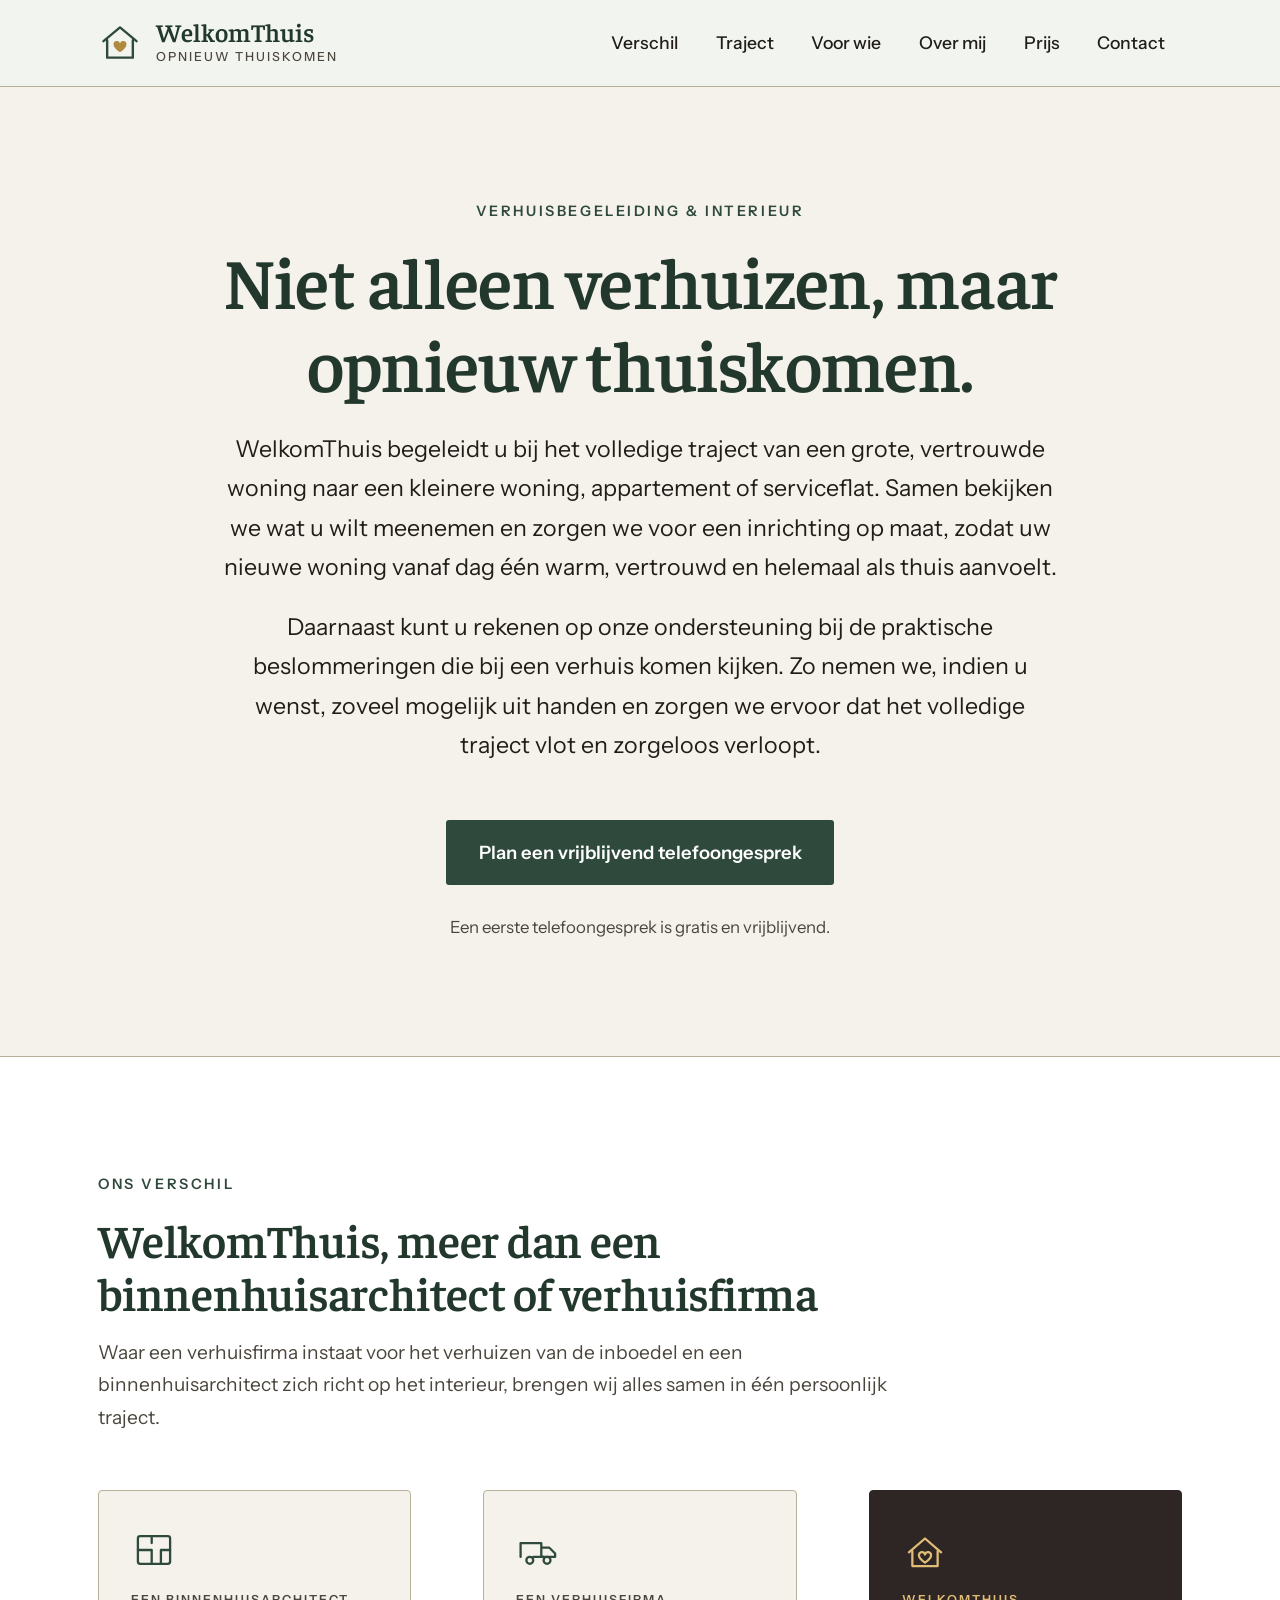
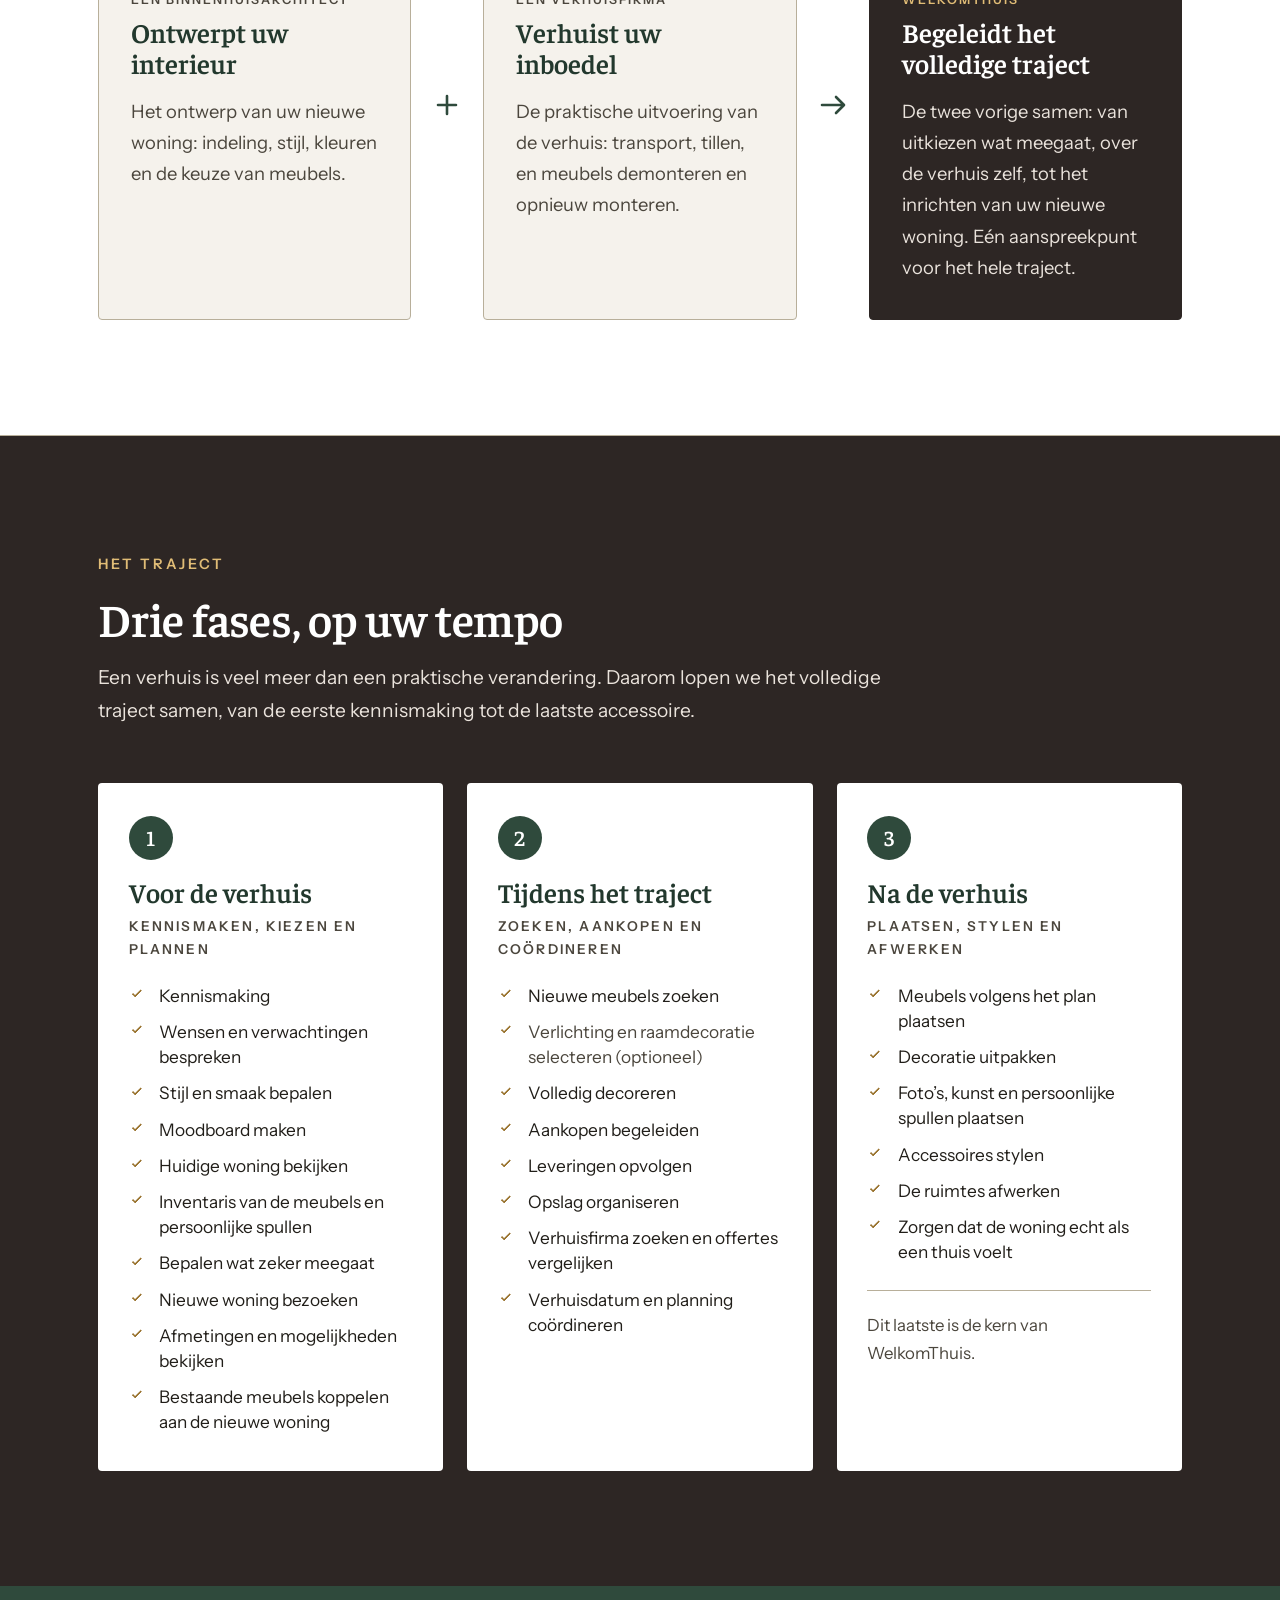
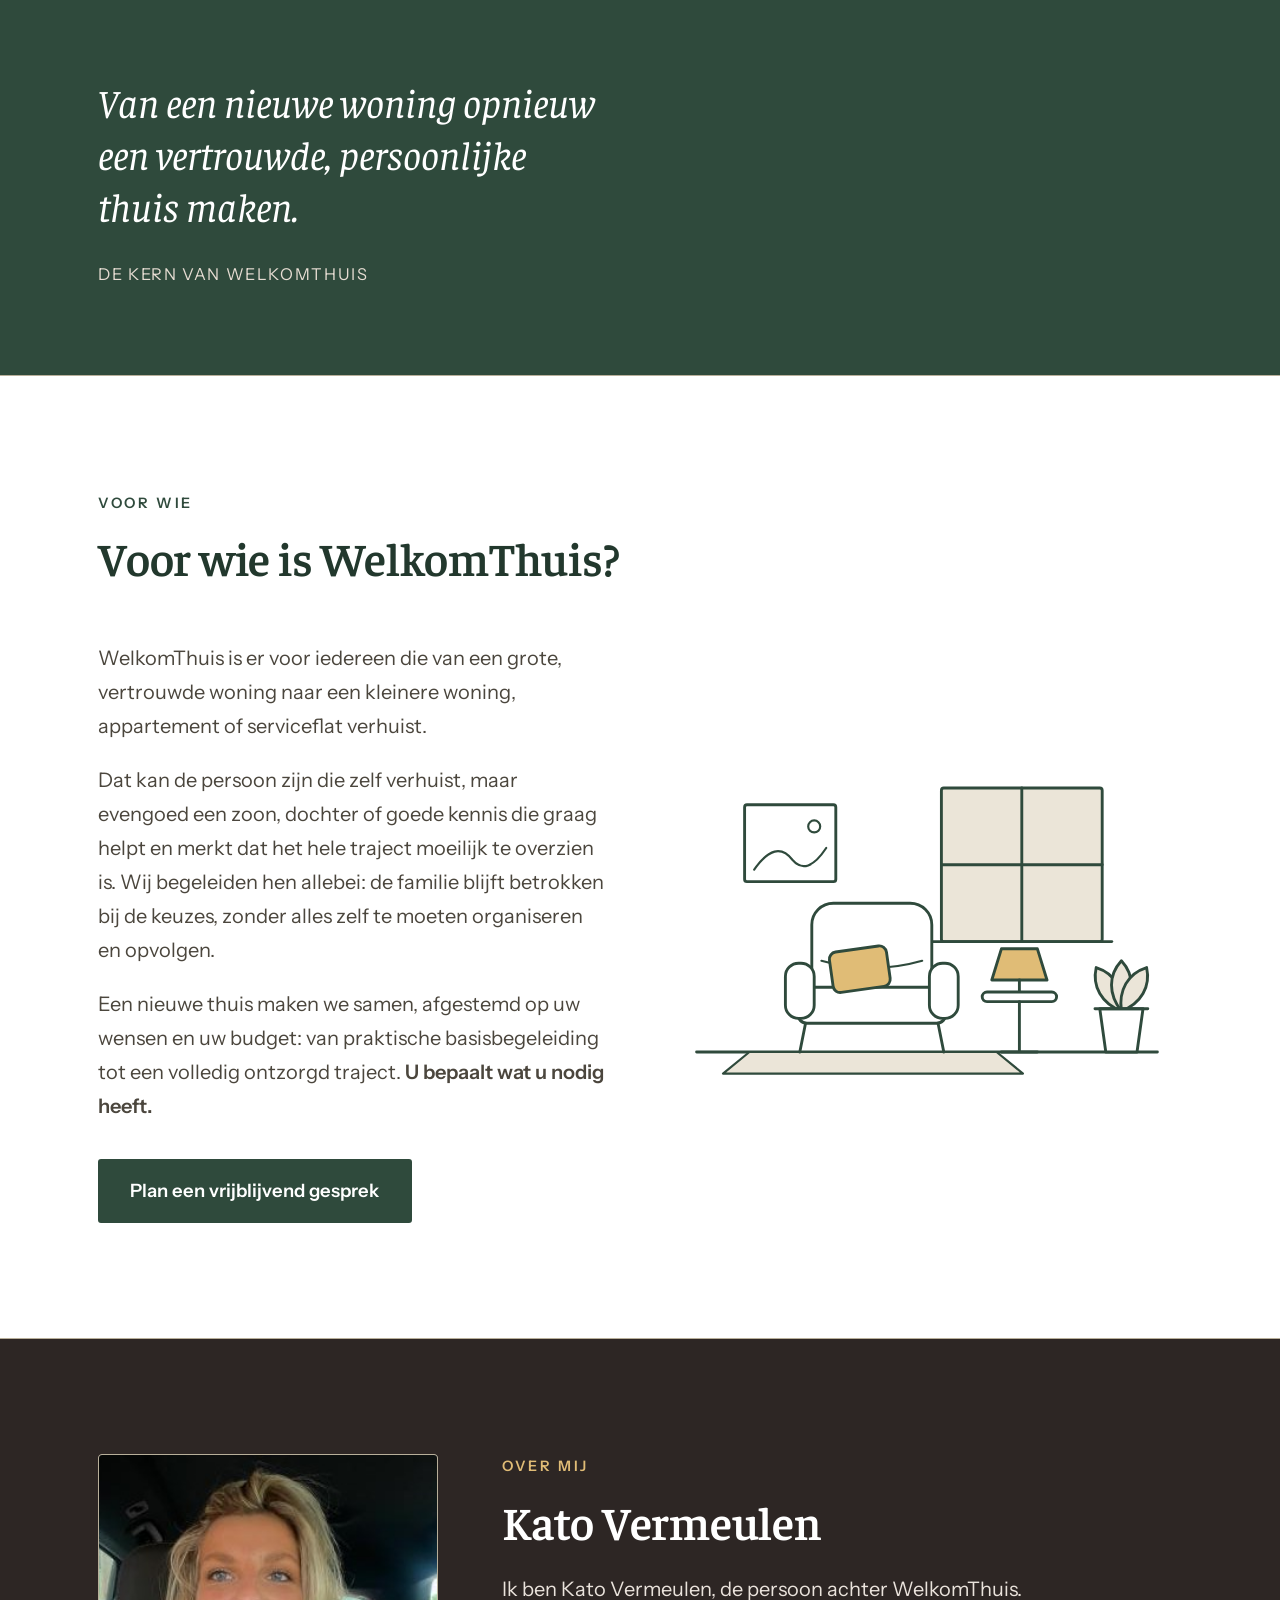
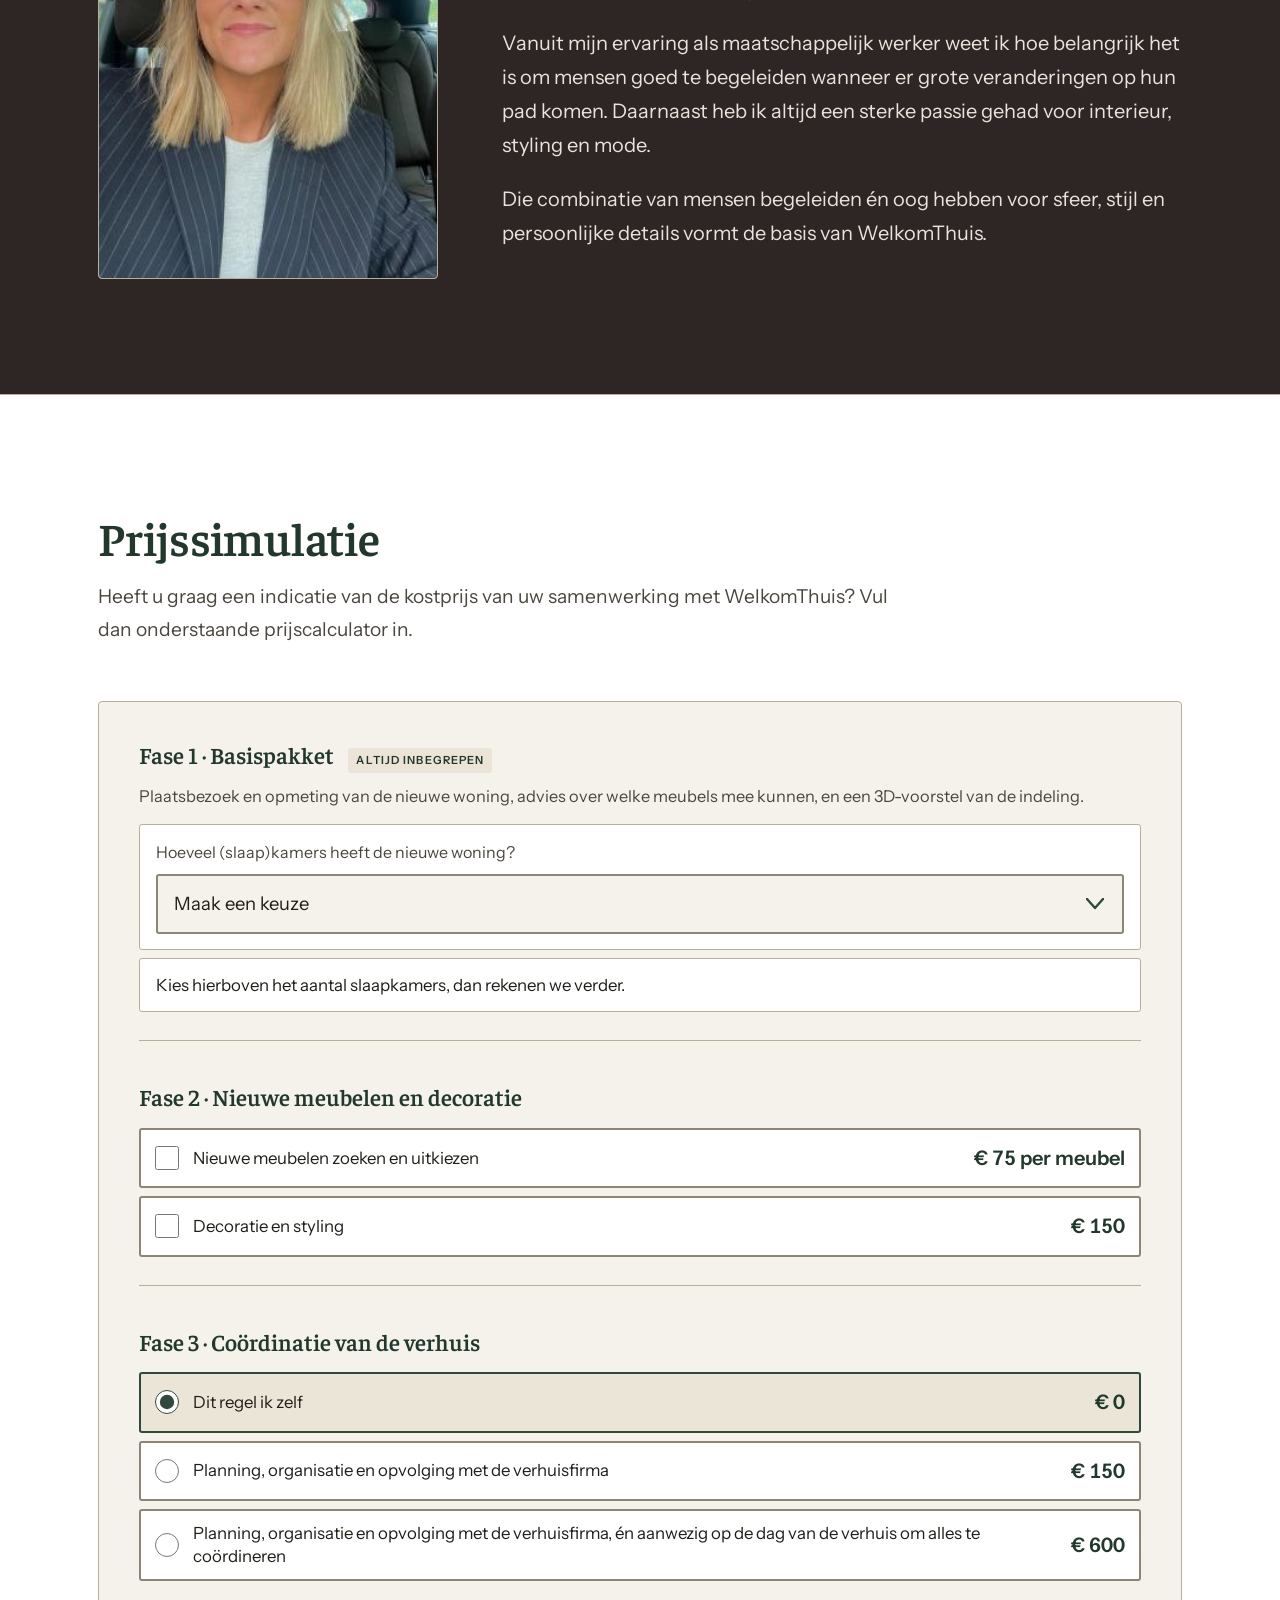
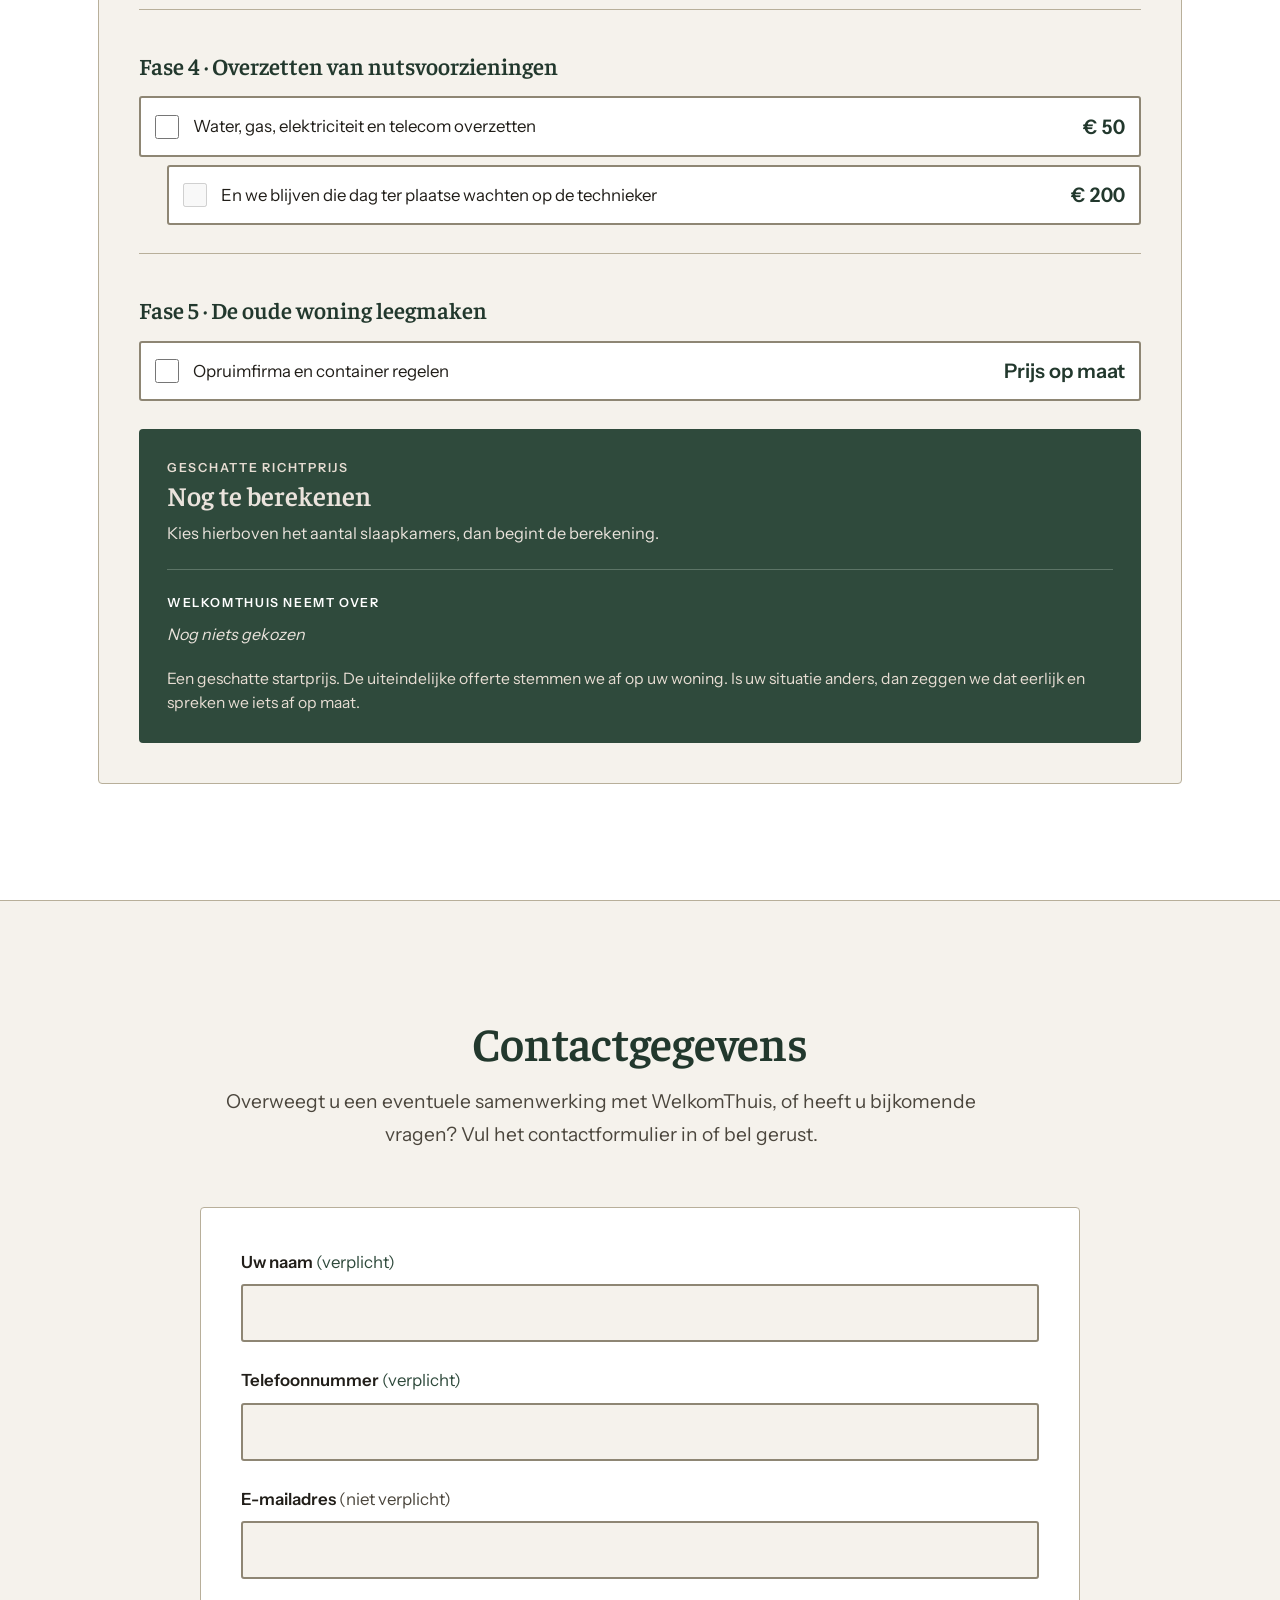
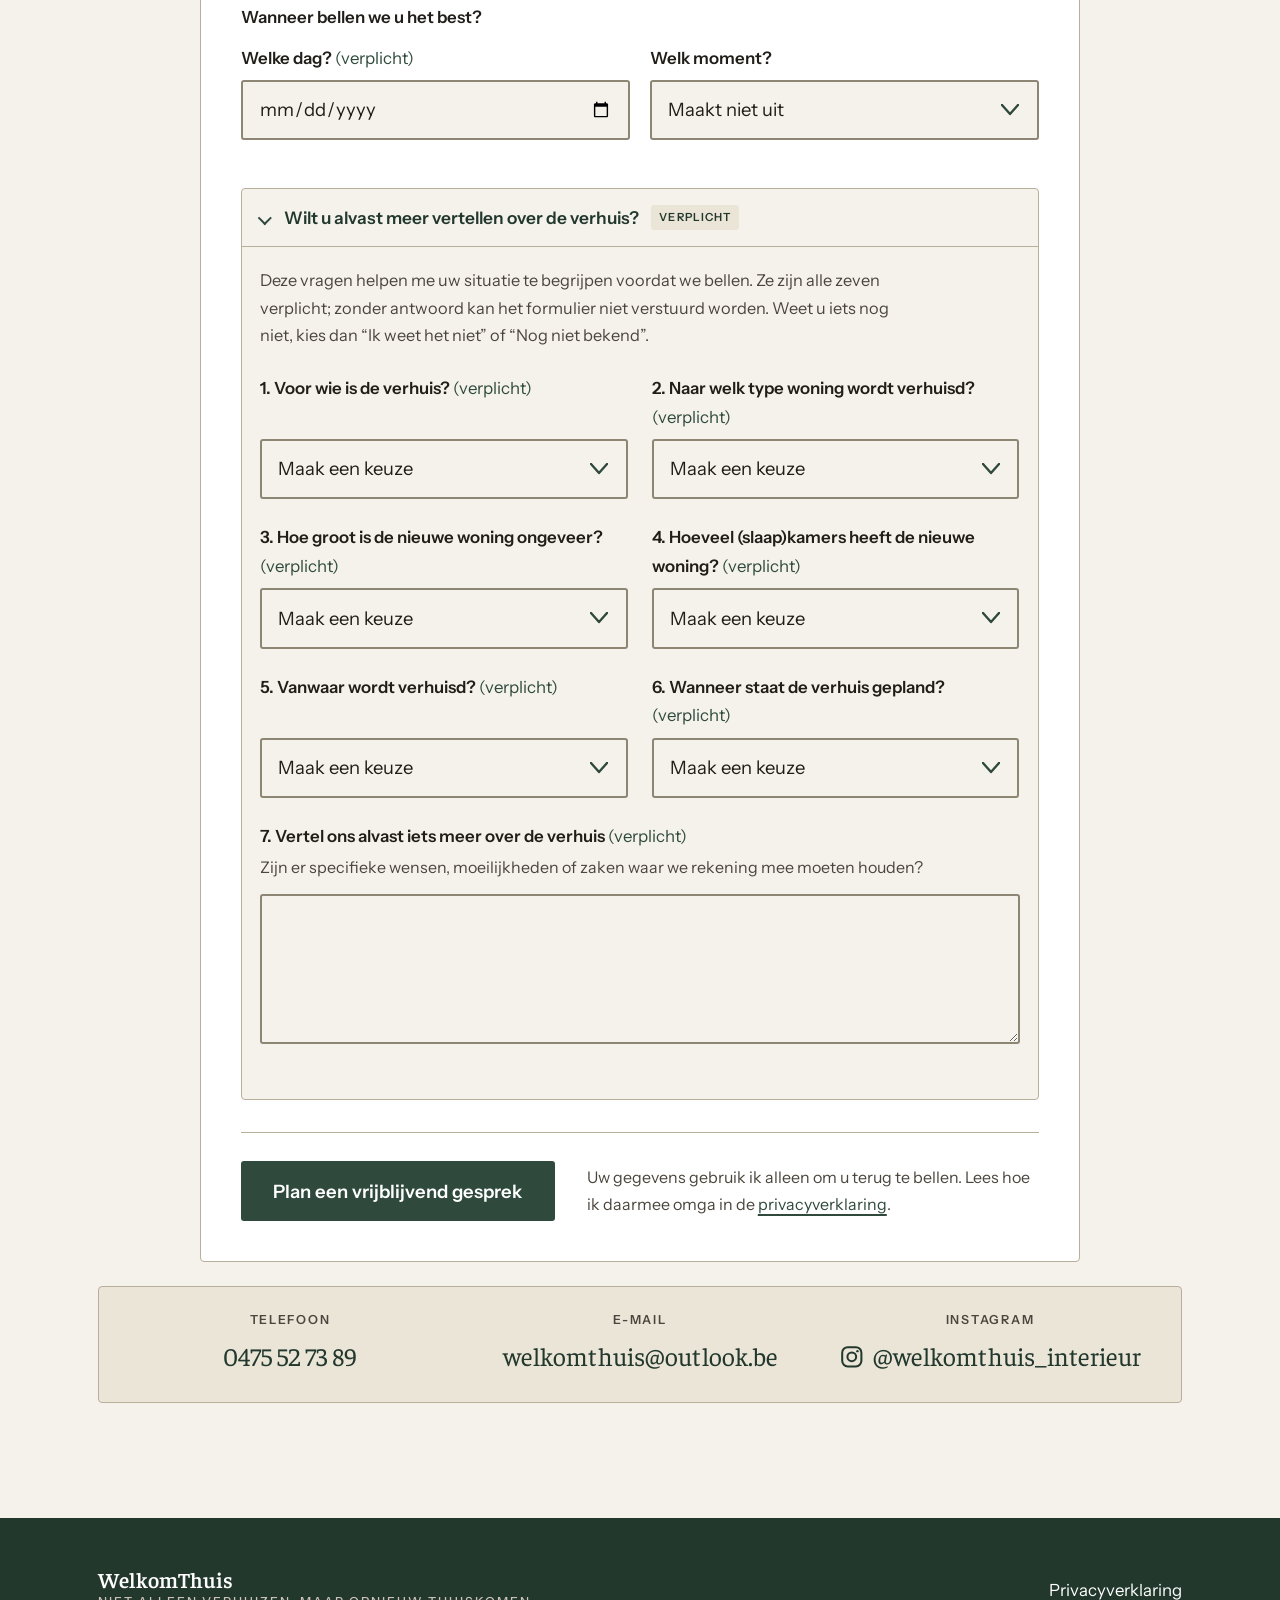
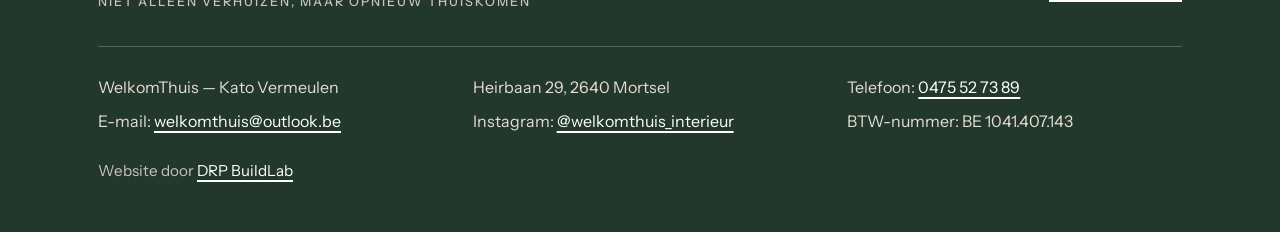
<file: index.html>
<!DOCTYPE html>
<html lang="nl-BE">
<head>
<meta charset="utf-8">
<meta name="viewport" content="width=device-width, initial-scale=1">
<title>WelkomThuis — Niet alleen verhuizen, maar opnieuw thuiskomen</title>
<meta name="description" content="WelkomThuis begeleidt het volledige traject bij een verhuis naar een kleinere woning of serviceflat: van bepalen wat meegaat tot het inrichten van uw nieuwe thuis.">
<!-- Canonicaliseren naar het eigen domein. De site is ook bereikbaar op
     welkom-thuis-fc9ee6.netlify.app; zonder deze regel kan een zoekmachine
     dat adres indexeren in plaats van dit, en staan de twee elkaar in de
     weg als twee kopieen van dezelfde pagina. -->
<link rel="canonical" href="https://welkomthuisinterieur.com/">
<!-- Deelkaart voor WhatsApp, Facebook en LinkedIn. Zonder deze regels toont
     een gedeelde link alleen de kale URL. -->
<meta property="og:type" content="website">
<meta property="og:locale" content="nl_BE">
<meta property="og:site_name" content="WelkomThuis">
<meta property="og:title" content="WelkomThuis — Niet alleen verhuizen, maar opnieuw thuiskomen">
<meta property="og:description" content="Begeleiding bij een verhuis naar een kleinere woning of serviceflat: van bepalen wat meegaat tot het inrichten van uw nieuwe thuis.">
<meta property="og:url" content="https://welkomthuisinterieur.com/">
<meta property="og:image" content="https://welkomthuisinterieur.com/assets/img/kato-vermeulen.jpg">
<meta property="og:image:alt" content="Kato Vermeulen, WelkomThuis">
<meta name="twitter:card" content="summary_large_image">
<!-- Bedrijfsgegevens in de vorm die Google leest. Alles hieronder staat
     ook gewoon in de voettekst; dit is dezelfde informatie, machineleesbaar.
     Verzin hier niets bij: wat hier staat en op de pagina niet, telt als
     misleidend.
     LET OP: deze regels staan op naam in de CSP (script-src sha256-...) in
     _headers. Verandert er ook maar een teken, dan moet die hash opnieuw.
     Zie README par. SEO. -->
<script type="application/ld+json">
{
  "@context": "https://schema.org",
  "@type": "LocalBusiness",
  "name": "WelkomThuis",
  "alternateName": "WelkomThuis Interieur",
  "description": "Begeleiding bij een verhuis naar een kleinere woning, appartement of serviceflat: bepalen wat meegaat, de praktische regelingen en het inrichten van de nieuwe woning.",
  "url": "https://welkomthuisinterieur.com/",
  "telephone": "+32475527389",
  "email": "welkomthuis@outlook.be",
  "vatID": "BE 1041.407.143",
  "image": "https://welkomthuisinterieur.com/assets/img/kato-vermeulen.jpg",
  "address": {
    "@type": "PostalAddress",
    "streetAddress": "Heirbaan 29",
    "postalCode": "2640",
    "addressLocality": "Mortsel",
    "addressCountry": "BE"
  },
  "founder": {
    "@type": "Person",
    "name": "Kato Vermeulen"
  },
  "sameAs": [
    "https://www.instagram.com/welkomthuis_interieur/"
  ]
}
</script>
<link rel="stylesheet" href="assets/css/site.css">
<!-- Favicon. De .ico staat er voor oudere browsers en voor het standaard
     verzoek naar /favicon.ico; de SVG is scherp op elke maat. -->
<link rel="icon" href="/favicon.ico" sizes="32x32">
<link rel="icon" href="/assets/img/favicon.svg" type="image/svg+xml">
<link rel="apple-touch-icon" href="/assets/img/apple-touch-icon.png">
<!-- Lettertypes worden zelf gehost; zie assets/css/site.css. Bewust geen
     verzoek naar Google, zodat het IP van de bezoeker het pand niet verlaat. -->
<link rel="preload" href="assets/fonts/instrument-sans-normal-latin.woff2" as="font" type="font/woff2" crossorigin>
<link rel="preload" href="assets/fonts/faustina-normal-latin.woff2" as="font" type="font/woff2" crossorigin>
</head>
<body>

<a class="skip" href="#main">Direct naar de inhoud</a>

<header class="site-head">
  <div class="wrap head-inner">
    <a class="brand" href="#top" aria-label="WelkomThuis — naar boven">
      <svg viewBox="0 0 48 48" fill="none" aria-hidden="true">
        <path d="M6 22 24 7l18 15" stroke="#2F4A3C" stroke-width="2.6" stroke-linecap="round" stroke-linejoin="round"/>
        <path d="M10 21v19h28V21" stroke="#2F4A3C" stroke-width="2.6" stroke-linecap="round" stroke-linejoin="round"/>
        <path d="M24 34c-4.6-3.2-7-5.4-7-8.2a3.6 3.6 0 0 1 7-1.5 3.6 3.6 0 0 1 7 1.5c0 2.8-2.4 5-7 8.2Z" fill="#B08A3E"/>
      </svg>
      <span>
        <span class="brand-name">WelkomThuis</span>
        <span class="brand-sub">Opnieuw thuiskomen</span>
      </span>
    </a>
    <button class="nav-toggle" type="button" id="navToggle"
            aria-controls="hoofdmenu" aria-expanded="false" aria-label="Menu openen">
      <span class="nav-toggle__bars" aria-hidden="true"><span></span><span></span><span></span></span>
    </button>
    <nav class="site-nav" id="hoofdmenu" aria-label="Hoofdmenu">
      <ul>
        <li><a href="#verschil">Verschil</a></li>
        <li><a href="#traject">Traject</a></li>
        <li><a href="#voor-wie">Voor wie</a></li>
        <li><a href="#over">Over mij</a></li>
        <li><a href="#prijs">Prijs</a></li>
        <li><a href="#contact">Contact</a></li>
      </ul>
    </nav>
  </div>
</header>

<main id="main">

  <section class="hero" id="top">
    <div class="wrap hero-inner">
      <span class="eyebrow rise d1">Verhuisbegeleiding &amp; interieur</span>
      <h1 class="rise d1">Niet alleen verhuizen, maar opnieuw thuiskomen.</h1>
      <p class="hero-lead rise d2">WelkomThuis begeleidt u bij het volledige traject van een grote, vertrouwde woning naar een kleinere woning, appartement of serviceflat. Samen bekijken we wat u wilt meenemen en zorgen we voor een inrichting op maat, zodat uw nieuwe woning vanaf dag één warm, vertrouwd en helemaal als thuis aanvoelt.</p>
      <p class="hero-lead rise d2">Daarnaast kunt u rekenen op onze ondersteuning bij de praktische beslommeringen die bij een verhuis komen kijken. Zo nemen we, indien u wenst, zoveel mogelijk uit handen en zorgen we ervoor dat het volledige traject vlot en zorgeloos verloopt.</p>
      <div class="btn-row rise d3">
        <a class="btn btn-primary" href="#contact">Plan een vrijblijvend telefoongesprek</a>
      </div>
      <p class="hero-note rise d3">Een eerste telefoongesprek is gratis en vrijblijvend.</p>
    </div>
  </section>

  <section class="band band-white" id="verschil">
    <div class="wrap">
      <div class="band-head">
        <span class="eyebrow">Ons verschil</span>
        <h2>WelkomThuis, meer dan een binnenhuis&shy;architect of verhuis&shy;firma</h2>
        <p>Waar een verhuisfirma instaat voor het verhuizen van de inboedel en een binnenhuisarchitect zich richt op het interieur, brengen wij alles samen in één persoonlijk traject.</p>
      </div>
      <div class="cards">
        <article class="card">
          <svg viewBox="0 0 40 40" fill="none" stroke="currentColor" stroke-width="2" stroke-linecap="round" stroke-linejoin="round" aria-hidden="true">
            <rect x="6" y="8" width="28" height="24" rx="2"/><path d="M6 20h12v12M18 8v6M26 20h8M26 20v12"/>
          </svg>
          <span class="card__tag">Een binnenhuisarchitect</span>
          <h3>Ontwerpt uw interieur</h3>
          <p>Het ontwerp van uw nieuwe woning: indeling, stijl, kleuren en de keuze van meubels.</p>
        </article>
        <div class="cards__link" aria-hidden="true">
          <svg viewBox="0 0 32 32" fill="none" stroke="currentColor" stroke-width="2.6" stroke-linecap="round">
            <path d="M16 7v18M7 16h18"/>
          </svg>
        </div>
        <article class="card">
          <svg viewBox="0 0 40 40" fill="none" stroke="currentColor" stroke-width="2" stroke-linecap="round" stroke-linejoin="round" aria-hidden="true">
            <path d="M4 26V14h18v12M22 18h7l5 5v3H22"/><circle cx="12" cy="29" r="3"/><circle cx="27" cy="29" r="3"/><path d="M15 26h9"/>
          </svg>
          <span class="card__tag">Een verhuisfirma</span>
          <h3>Verhuist uw inboedel</h3>
          <p>De praktische uitvoering van de verhuis: transport, tillen, en meubels demonteren en opnieuw monteren.</p>
        </article>
        <div class="cards__link cards__link--pijl" aria-hidden="true">
          <svg viewBox="0 0 32 32" fill="none" stroke="currentColor" stroke-width="2.6" stroke-linecap="round" stroke-linejoin="round">
            <path d="M5 16h21M19 8l8 8-8 8"/>
          </svg>
        </div>
        <article class="card card--accent">
          <svg viewBox="0 0 40 40" fill="none" stroke="currentColor" stroke-width="2" stroke-linecap="round" stroke-linejoin="round" aria-hidden="true">
            <path d="M6 22 20 10l14 12"/><path d="M9 21v13h22V21"/><path d="M20 31c-3.4-2.4-5.2-4-5.2-6a2.6 2.6 0 0 1 5.2-1.1 2.6 2.6 0 0 1 5.2 1.1c0 2-1.8 3.6-5.2 6Z"/>
          </svg>
          <span class="card__tag">WelkomThuis</span>
          <h3>Begeleidt het volledige traject</h3>
          <!-- "de twee vorige" en niet "hiernaast": op een telefoon staan de
               drie kaarten onder elkaar, en dan staat er niets naast. -->
          <p>De twee vorige samen: van uitkiezen wat meegaat, over de verhuis zelf, tot het inrichten van uw nieuwe woning. Eén aanspreekpunt voor het hele traject.</p>
        </article>
      </div>
    </div>
  </section>

  <section class="band band--donker" id="traject">
    <div class="wrap">
      <div class="band-head">
        <span class="eyebrow">Het traject</span>
        <h2>Drie fases, op uw tempo</h2>
        <p>Een verhuis is veel meer dan een praktische verandering. Daarom lopen we het volledige traject samen, van de eerste kennismaking tot de laatste accessoire.</p>
      </div>
      <div class="phases">
        <article class="phase">
          <span class="phase__n" aria-hidden="true">1</span>
          <h3>Voor de verhuis</h3>
          <span class="phase__when">Kennismaken, kiezen en plannen</span>
          <ul class="phase__list">
            <li>Kennismaking</li>
            <li>Wensen en verwachtingen bespreken</li>
            <li>Stijl en smaak bepalen</li>
            <li>Moodboard maken</li>
            <li>Huidige woning bekijken</li>
            <li>Inventaris van de meubels en persoonlijke spullen</li>
            <li>Bepalen wat zeker meegaat</li>
            <li>Nieuwe woning bezoeken</li>
            <li>Afmetingen en mogelijkheden bekijken</li>
            <li>Bestaande meubels koppelen aan de nieuwe woning</li>
          </ul>
        </article>
        <article class="phase">
          <span class="phase__n" aria-hidden="true">2</span>
          <h3>Tijdens het traject</h3>
          <span class="phase__when">Zoeken, aankopen en coördineren</span>
          <ul class="phase__list">
            <li>Nieuwe meubels zoeken</li>
            <li class="is-optional">Verlichting en raamdecoratie selecteren (optioneel)</li>
            <li>Volledig decoreren</li>
            <li>Aankopen begeleiden</li>
            <li>Leveringen opvolgen</li>
            <li>Opslag organiseren</li>
            <li>Verhuisfirma zoeken en offertes vergelijken</li>
            <li>Verhuisdatum en planning coördineren</li>
          </ul>
        </article>
        <article class="phase">
          <span class="phase__n" aria-hidden="true">3</span>
          <h3>Na de verhuis</h3>
          <span class="phase__when">Plaatsen, stylen en afwerken</span>
          <ul class="phase__list">
            <li>Meubels volgens het plan plaatsen</li>
            <li>Decoratie uitpakken</li>
            <li>Foto&rsquo;s, kunst en persoonlijke spullen plaatsen</li>
            <li>Accessoires stylen</li>
            <li>De ruimtes afwerken</li>
            <li>Zorgen dat de woning echt als een thuis voelt</li>
          </ul>
          <p class="phase__foot">Dit laatste is de kern van WelkomThuis.</p>
        </article>
      </div>
    </div>
  </section>

  <section class="quote">
    <div class="wrap">
      <blockquote>
        Van een nieuwe woning opnieuw een vertrouwde, persoonlijke thuis maken.
        <cite>De kern van WelkomThuis</cite>
      </blockquote>
    </div>
  </section>

  <section class="band band-white" id="voor-wie">
    <div class="wrap">
      <div class="band-head">
        <span class="eyebrow">Voor wie</span>
        <h2>Voor wie is WelkomThuis?</h2>
      </div>
      <div class="audience">
        <div>
          <p>WelkomThuis is er voor iedereen die van een grote, vertrouwde woning naar een kleinere woning, appartement of serviceflat verhuist.</p>
          <p>Dat kan de persoon zijn die zelf verhuist, maar evengoed een zoon, dochter of goede kennis die graag helpt en merkt dat het hele traject moeilijk te overzien is. Wij begeleiden hen allebei: de familie blijft betrokken bij de keuzes, zonder alles zelf te moeten organiseren en opvolgen.</p>
          <p>Een nieuwe thuis maken we samen, afgestemd op uw wensen en uw budget: van praktische basisbegeleiding tot een volledig ontzorgd traject. <strong>U bepaalt wat u nodig heeft.</strong></p>
          <div class="btn-row">
            <a class="btn btn-primary" href="#contact">Plan een vrijblijvend gesprek</a>
          </div>
        </div>
        <div class="audience__ill" aria-hidden="true">
          <svg viewBox="0 0 400 300" fill="none">
            <!-- vloer en tapijt -->
            <path class="ill-lijn" d="M8 250h384"/>
            <path class="ill-lijn ill-lijn--dun ill-vlak" d="M30 268h250l-22-18H52z"/>
            <!-- lijstje aan de muur: wat mee verhuist -->
            <rect class="ill-lijn ill-wit" x="48" y="44" width="76" height="64" rx="2"/>
            <circle class="ill-lijn ill-lijn--dun" cx="106" cy="62" r="5"/>
            <path class="ill-lijn ill-lijn--dun" d="M56 98Q74 72 88 90Q100 104 116 80"/>
            <!-- raam -->
            <rect class="ill-lijn ill-vlak" x="212" y="30" width="134" height="128" rx="2"/>
            <path class="ill-lijn" d="M279 30v128M212 94h134"/>
            <path class="ill-lijn" d="M204 158h150"/>
            <!-- de fauteuil bij het raam; poten eerst, die schuiven achter de zit -->
            <path class="ill-lijn" d="M100 220l-6 30M208 220l6 30"/>
            <rect class="ill-lijn ill-wit" x="104" y="126" width="100" height="80" rx="18"/>
            <path class="ill-lijn ill-lijn--dun" d="M112 174q42 12 84 0"/>
            <rect class="ill-lijn ill-wit" x="92" y="196" width="124" height="30" rx="8"/>
            <rect class="ill-lijn ill-wit" x="82" y="176" width="24" height="46" rx="11"/>
            <rect class="ill-lijn ill-wit" x="202" y="176" width="24" height="46" rx="11"/>
            <rect class="ill-lijn ill-warm" x="120" y="164" width="48" height="34" rx="6"
                  transform="rotate(-8 144 181)"/>
            <!-- tafeltje met schemerlamp -->
            <path class="ill-lijn ill-warm" d="M262 164h30l8 26h-46z"/>
            <path class="ill-lijn" d="M277 190v10"/>
            <rect class="ill-lijn ill-wit" x="246" y="200" width="62" height="8" rx="4"/>
            <path class="ill-lijn" d="M277 208v42M262 250h30"/>
            <!-- plant; blad eerst, de pot dekt de aanzet af -->
            <path class="ill-lijn ill-vlak" d="M0 0C-11-14-11-30 0-42C11-30 11-14 0 0Z"
                  transform="translate(362 216) rotate(-30)"/>
            <path class="ill-lijn ill-vlak" d="M0 0C-11-14-11-30 0-42C11-30 11-14 0 0Z"
                  transform="translate(362 216)"/>
            <path class="ill-lijn ill-vlak" d="M0 0C-11-14-11-30 0-42C11-30 11-14 0 0Z"
                  transform="translate(362 216) rotate(30)"/>
            <path class="ill-lijn ill-wit" d="M344 214h36l-5 36h-26z"/>
            <path class="ill-lijn" d="M340 214h44"/>
          </svg>
        </div>
      </div>
    </div>
  </section>

  <section class="band band--donker" id="over">
    <div class="wrap">
      <div class="about-grid">
        <div class="portrait">
          <img src="assets/img/kato-vermeulen.jpg" alt="Kato Vermeulen, de persoon achter WelkomThuis" width="477" height="358" loading="lazy">
        </div>
        <div class="about-body">
          <span class="eyebrow">Over mij</span>
          <h2>Kato Vermeulen</h2>
          <p>Ik ben Kato Vermeulen, de persoon achter WelkomThuis.</p>
          <p>Vanuit mijn ervaring als maatschappelijk werker weet ik hoe belangrijk het is om mensen goed te begeleiden wanneer er grote veranderingen op hun pad komen. Daarnaast heb ik altijd een sterke passie gehad voor interieur, styling en mode.</p>
          <p>Die combinatie van mensen begeleiden én oog hebben voor sfeer, stijl en persoonlijke details vormt de basis van WelkomThuis.</p>
        </div>
      </div>

    </div>
  </section>

  <!-- De prijssimulatie. Bewust een eigen sectie, los van het formulier:
       rekenen en contact opnemen zijn twee verschillende beslissingen, en
       samen in één kaart werd het een lange muur om doorheen te komen. -->
  <section class="band band-white" id="prijs">
    <div class="wrap">
      <div class="band-head">
        <h2>Prijs&shy;simulatie</h2>
        <p>Heeft u graag een indicatie van de kostprijs van uw samenwerking met WelkomThuis? Vul dan onderstaande prijscalculator in.</p>
      </div>

      <div class="calc">
        <div class="calc__fase">
          <div class="calc__kop">
            <h3>Fase 1 &middot; Basispakket</h3>
            <span class="calc__vast">Altijd inbegrepen</span>
          </div>
          <p class="calc__uitleg">Plaatsbezoek en opmeting van de nieuwe woning, advies over welke meubels mee kunnen, en een 3D-voorstel van de indeling.</p>
          <div class="calc__sub">
            <label for="calc-slaapkamers">Hoeveel (slaap)kamers heeft de nieuwe woning?</label>
            <select id="calc-slaapkamers">
              <option value="">Maak een keuze</option>
              <option value="studio">Studio, geen aparte kamer</option>
              <option value="1">1 (slaap)kamer</option>
              <option value="2">2 (slaap)kamers</option>
              <option value="3-of-meer">3 (slaap)kamers of meer</option>
            </select>
          </div>
          <p class="calc__basis" id="calcBasis">Kies hierboven het aantal slaapkamers, dan rekenen we verder.</p>
        </div>

        <fieldset class="calc__fase">
          <legend>Fase 2 &middot; Nieuwe meubelen en decoratie</legend>
          <label class="calc__optie">
            <input type="checkbox" id="calc-meubels" data-prijs="75">
            <span class="calc__naam">Nieuwe meubelen zoeken en uitkiezen</span>
            <span class="calc__prijs">&euro;&nbsp;75 per meubel</span>
          </label>
          <div class="calc__sub" id="calcAantalVeld">
            <label for="calc-aantal">Om hoeveel meubels gaat het ongeveer?</label>
            <select id="calc-aantal">
              <option value="1">1 meubel</option>
              <option value="2">2 meubels</option>
              <option value="3" selected>3 meubels</option>
              <option value="4">4 meubels</option>
              <option value="5">5 meubels</option>
              <option value="6">6 meubels</option>
              <option value="8">8 meubels</option>
              <option value="10">10 meubels</option>
              <option value="meer">Meer dan 10 meubels</option>
            </select>
          </div>
          <label class="calc__optie">
            <input type="checkbox" id="calc-decoratie" data-prijs="150">
            <span class="calc__naam">Decoratie en styling</span>
            <span class="calc__prijs">&euro;&nbsp;150</span>
          </label>
        </fieldset>

        <!-- Eén keuze, geen twee vinkjes: de tweede omvat de eerste, dus
             samen aanvinken zou de co&ouml;rdinatie dubbel aanrekenen. -->
        <fieldset class="calc__fase">
          <legend>Fase 3 &middot; Co&ouml;rdinatie van de verhuis</legend>
          <label class="calc__optie">
            <input type="radio" name="calc-coordinatie" id="calc-coord-geen" value="" checked>
            <span class="calc__naam">Dit regel ik zelf</span>
            <span class="calc__prijs">&euro;&nbsp;0</span>
          </label>
          <label class="calc__optie">
            <input type="radio" name="calc-coordinatie" id="calc-coord-plan" value="plannen" data-prijs="150">
            <span class="calc__naam">Planning, organisatie en opvolging met de verhuisfirma</span>
            <span class="calc__prijs">&euro;&nbsp;150</span>
          </label>
          <label class="calc__optie">
            <input type="radio" name="calc-coordinatie" id="calc-coord-dag" value="dag-erbij" data-prijs="600">
            <span class="calc__naam">Planning, organisatie en opvolging met de verhuisfirma, én aanwezig op de dag van de verhuis om alles te co&ouml;rdineren</span>
            <span class="calc__prijs">&euro;&nbsp;600</span>
          </label>
        </fieldset>

        <fieldset class="calc__fase">
          <legend>Fase 4 &middot; Overzetten van nuts&shy;voorzieningen</legend>
          <label class="calc__optie">
            <input type="checkbox" id="calc-nuts" data-prijs="50">
            <span class="calc__naam">Water, gas, elektriciteit en telecom overzetten</span>
            <span class="calc__prijs">&euro;&nbsp;50</span>
          </label>
          <label class="calc__optie calc__optie--sub" id="calcAanwezig">
            <input type="checkbox" id="calc-nuts-aanwezig" data-prijs="200">
            <span class="calc__naam">En we blijven die dag ter plaatse wachten op de technieker</span>
            <span class="calc__prijs">&euro;&nbsp;200</span>
          </label>
        </fieldset>

        <fieldset class="calc__fase">
          <legend>Fase 5 &middot; De oude woning leegmaken</legend>
          <label class="calc__optie">
            <input type="checkbox" id="calc-opruimen" data-op-maat="1">
            <span class="calc__naam">Opruimfirma en container regelen</span>
            <span class="calc__prijs">Prijs op maat</span>
          </label>
        </fieldset>

        <div class="calc__uitkomst" role="status">
          <p class="calc__totaal-label">Geschatte richtprijs</p>
          <p class="calc__totaal is-leeg" id="calcTotaal">Nog te berekenen</p>
          <p class="calc__hint" id="calcHint">Kies hierboven het aantal slaapkamers, dan begint de berekening.</p>
          <div class="calc__verdeling">
            <div>
              <h4>WelkomThuis neemt over</h4>
              <ul id="calcWij"></ul>
            </div>
          </div>
          <p class="calc__voetnoot">Een geschatte startprijs. De uiteindelijke offerte stemmen we af op uw woning. Is uw situatie anders, dan zeggen we dat eerlijk en spreken we iets af op maat.</p>
        </div>
      </div>
    </div>
  </section>

  <!-- De contactgegevens. Kort formulier, want dit is de brug
       naar een telefoongesprek, geen intakevragenlijst. -->
  <section class="band band--midden" id="contact">
    <div class="wrap">
      <div class="band-head">
        <h2>Contact&shy;gegevens</h2>
        <p>Overweegt u een eventuele samenwerking met WelkomThuis, of heeft u bijkomende vragen? Vul het contactformulier in of bel gerust.</p>
      </div>

      <!-- Netlify Forms: name en het verborgen form-name veld moeten gelijk
           blijven, en data-netlify-honeypot wijst naar ons eigen veld.
           Zie README.md par. Deploying. -->
      <form class="afspraak" id="contactForm" name="contact" method="post" action="/bedankt" data-netlify="true" data-netlify-honeypot="voorkeur">
        <input type="hidden" name="form-name" value="contact">
        <!-- de calculator hierboven schrijft zijn uitkomst hierin, zodat Kato
             ziet welke richtprijs iemand voor ogen had -->
        <input type="hidden" name="richtprijs" id="calcSamenvatting" value="">

        <div class="form-fields">
          <!-- Eén veld per regel. Bij meer kolommen springt het oog heen en
               weer en is de leesvolgorde niet meer vanzelfsprekend. -->
          <div class="afspraak__velden">
            <div class="field">
              <label for="naam">Uw naam <span class="verplicht">(verplicht)</span></label>
              <input id="naam" name="naam" type="text" autocomplete="name" maxlength="100" required>
            </div>
            <div class="field">
              <label for="tel">Telefoonnummer <span class="verplicht">(verplicht)</span></label>
              <!-- Cijfers en de tekens die in een telefoonnummer voorkomen, en
                   verder niets. De lookahead eist minstens zes cijfers, zodat
                   "+" of "()" alleen niet volstaat. Letters houdt site.js al
                   tegen tijdens het typen; dit patroon is de controle die ook
                   zonder JavaScript werkt. De server controleert het nog eens:
                   een POST kan om het formulier heen. Zie SECURITY.md par. 3.
                   inputmode="tel" geeft op een telefoon het cijferklavier.

                   Elk leesteken in de tekenklasse staat met een backslash,
                   ook waar dat overbodig lijkt. De browser compileert dit
                   attribuut met de v-vlag, en die verbiedt ( ) . / en - kaal
                   binnen een klasse. Een patroon dat niet compileert wordt
                   NIET gemeld: het wordt stil genegeerd en het veld staat dan
                   zonder enige controle. Precies dat gebeurde hier eerst. -->
              <input id="tel" name="tel" type="tel" autocomplete="tel" inputmode="tel"
                     maxlength="30" pattern="(?=(?:\D*\d){6,})[0-9\s+\(\)\.\/\-]{6,30}" required>
            </div>
            <div class="field">
              <label for="mail">E-mailadres <span class="optional">(niet verplicht)</span></label>
              <input id="mail" name="mail" type="email" autocomplete="email" maxlength="254">
            </div>
          </div>

          <!-- Dag en moment zijn samen één vraag, dus staan ze onder één kop.
               De dag is verplicht; het moment niet, want "Maakt niet uit" is
               daar een echt antwoord en niet het uitblijven van een keuze. -->
          <fieldset class="wanneer">
            <legend>Wanneer bellen we u het best?</legend>
            <div class="wanneer__paar">
              <div class="field">
                <label for="datum">Welke dag? <span class="verplicht">(verplicht)</span></label>
                <input id="datum" name="datum" type="date" required>
              </div>
              <div class="field">
                <label for="dagdeel">Welk moment?</label>
                <select id="dagdeel" name="dagdeel">
                  <option value="">Maakt niet uit</option>
                  <option value="voormiddag">In de voormiddag</option>
                  <option value="namiddag">In de namiddag</option>
                  <option value="vroege-avond">In de vroege avond</option>
                </select>
              </div>
            </div>
          </fieldset>

          <!-- De intakevragen uit de klantbriefing. Alle zeven zijn verplicht,
               dus staat het blok open: een dichtgeklapte <details> verbergt
               zijn velden en de browser weigert te focussen op een leeg
               verplicht veld dat niemand ziet. Klapt iemand het toch dicht en
               verstuurt hij, dan zet site.js het weer open bij de eerste fout.
               Vraag 4 stelt dezelfde vraag als de calculator hierboven; die
               twee houden elkaar bij (zie site.js). -->
          <details class="meer" open>
            <summary>Wilt u alvast meer vertellen over de verhuis? <span class="meer__verplicht">Verplicht</span></summary>
            <div class="meer__inhoud">
              <p class="meer__intro">Deze vragen helpen me uw situatie te begrijpen voordat we bellen. Ze zijn alle zeven verplicht; zonder antwoord kan het formulier niet verstuurd worden. Weet u iets nog niet, kies dan &ldquo;Ik weet het niet&rdquo; of &ldquo;Nog niet bekend&rdquo;.</p>

              <!-- De gekozen waarde is geen garantie: een POST kan om het
                   formulier heen elke waarde meesturen. Controleer op de
                   server elk antwoord tegen de lijst. Zie SECURITY.md par. 3. -->
              <div class="q-grid">
                <div class="field">
                  <label for="q-voor-wie">1. Voor wie is de verhuis? <span class="verplicht">(verplicht)</span></label>
                  <select id="q-voor-wie" name="voor-wie" required>
                    <option value="">Maak een keuze</option>
                    <option value="mezelf">Voor mezelf</option>
                    <option value="ouders">Voor mijn ouder(s)</option>
                    <option value="familielid">Voor een ander familielid</option>
                    <option value="anders">Anders</option>
                  </select>
                  <!-- Verplicht zodra vraag 1 op "Anders" staat, en alleen dan.
                       Daarom data-verplicht in plaats van required: site.js zet
                       het aan en uit met het veld mee. Staat de code uit, dan
                       blijft dit veld gewoon staan en vrij te laten -- met een
                       vast required zou het formulier dan van iedereen een
                       antwoord eisen op een vraag die niet gesteld is. -->
                  <div class="field-extra" data-show-for="q-voor-wie" data-show-value="anders">
                    <label for="voor-wie-anders">Anders, namelijk <span class="verplicht">(verplicht)</span></label>
                    <input id="voor-wie-anders" name="voor-wie-anders" type="text" maxlength="100" data-verplicht>
                  </div>
                </div>

                <div class="field">
                  <label for="q-naar-type">2. Naar welk type woning wordt verhuisd? <span class="verplicht">(verplicht)</span></label>
                  <select id="q-naar-type" name="naar-type" required>
                    <option value="">Maak een keuze</option>
                    <option value="appartement">Appartement</option>
                    <option value="serviceflat">Serviceflat</option>
                    <option value="assistentiewoning">Assistentiewoning</option>
                    <option value="andere">Andere</option>
                  </select>
                </div>

                <div class="field">
                  <label for="q-oppervlakte">3. Hoe groot is de nieuwe woning ongeveer? <span class="verplicht">(verplicht)</span></label>
                  <select id="q-oppervlakte" name="oppervlakte" required>
                    <option value="">Maak een keuze</option>
                    <option value="tot-50">Tot 50 m&sup2;</option>
                    <option value="50-70">50&ndash;70 m&sup2;</option>
                    <option value="70-75">70&ndash;75 m&sup2;</option>
                    <option value="75-80">75&ndash;80 m&sup2;</option>
                    <option value="80-85">80&ndash;85 m&sup2;</option>
                    <option value="85-90">85&ndash;90 m&sup2;</option>
                    <option value="90-95">90&ndash;95 m&sup2;</option>
                    <option value="95-100">95&ndash;100 m&sup2;</option>
                    <option value="meer-dan-100">Meer dan 100 m&sup2;</option>
                    <option value="onbekend">Ik weet het niet</option>
                  </select>
                </div>

                <div class="field">
                  <label for="q-slaapkamers">4. Hoeveel (slaap)kamers heeft de nieuwe woning? <span class="verplicht">(verplicht)</span></label>
                  <select id="q-slaapkamers" name="slaapkamers" required>
                    <option value="">Maak een keuze</option>
                    <option value="studio">Studio, geen aparte kamer</option>
                    <option value="1">1 (slaap)kamer</option>
                    <option value="2">2 (slaap)kamers</option>
                    <option value="3-of-meer">3 (slaap)kamers of meer</option>
                  </select>
                  <p class="field-hint" id="slaapkamersHint" hidden>Overgenomen uit de richtprijs hierboven.</p>
                </div>

                <div class="field">
                  <label for="q-vanwaar">5. Vanwaar wordt verhuisd? <span class="verplicht">(verplicht)</span></label>
                  <select id="q-vanwaar" name="vanwaar" required>
                    <option value="">Maak een keuze</option>
                    <option value="huis">Huis</option>
                    <option value="appartement">Appartement</option>
                    <option value="serviceflat-assistentiewoning">Serviceflat of assistentiewoning</option>
                    <option value="andere">Andere</option>
                  </select>
                </div>

                <div class="field">
                  <label for="q-timing">6. Wanneer staat de verhuis gepland? <span class="verplicht">(verplicht)</span></label>
                  <select id="q-timing" name="timing" required>
                    <option value="">Maak een keuze</option>
                    <option value="binnen-1-maand">Binnen 1 maand</option>
                    <option value="1-3-maanden">Binnen 1&ndash;3 maanden</option>
                    <option value="3-6-maanden">Binnen 3&ndash;6 maanden</option>
                    <option value="later">Later</option>
                    <option value="onbekend">Nog niet bekend</option>
                  </select>
                </div>
              </div>

              <div class="field">
                <label for="bericht">7. Vertel ons alvast iets meer over de verhuis <span class="verplicht">(verplicht)</span></label>
                <p class="q-hint" id="bericht-hint">Zijn er specifieke wensen, moeilijkheden of zaken waar we rekening mee moeten houden?</p>
                <textarea id="bericht" name="bericht" maxlength="2000" aria-describedby="bericht-hint" required></textarea>
              </div>
            </div>
          </details>

          <!-- Honeypot in plaats van een CAPTCHA: onzichtbaar voor bezoekers en
               voor schermlezers, maar een bot vult hem in. -->
          <div class="hp" aria-hidden="true">
            <label for="voorkeur">Laat dit veld leeg</label>
            <input id="voorkeur" name="voorkeur" type="text" tabindex="-1" autocomplete="off">
          </div>

          <p class="form-error" role="alert">Het versturen is niet gelukt. Probeer het zo nog eens, of bel me gerust op <a href="tel:+32475527389">0475 52 73 89</a>.</p>

          <div class="form-submit">
            <button class="btn btn-primary" type="submit">Plan een vrijblijvend gesprek</button>
            <p class="form-note">Uw gegevens gebruik ik alleen om u terug te bellen. Lees hoe ik daarmee omga in de <a href="privacy.html">privacyverklaring</a>.</p>
          </div>
        </div>

        <div class="form-done" role="status">
          <h3>Bedankt, uw aanvraag is verstuurd</h3>
          <p>Ik bel u binnen twee werkdagen op het nummer dat u heeft achtergelaten.</p>
        </div>
      </form>

      <!-- Wie liever meteen belt hoeft niet eerst een formulier in te vullen.
           Het nummer stond alleen nog in de voettekst, terwijl de hele site om
           een telefoongesprek draait. -->
      <dl class="direct">
        <div>
          <dt>Telefoon</dt>
          <dd><a class="c-value" href="tel:+32475527389">0475 52 73 89</a></dd>
        </div>
        <div>
          <dt>E-mail</dt>
          <dd><a class="c-value" href="mailto:welkomthuis@outlook.be">welkomthuis@outlook.be</a></dd>
        </div>
        <div>
          <dt>Instagram</dt>
          <dd><a class="c-value c-value--ig" href="https://www.instagram.com/welkomthuis_interieur/"><svg class="ig-icoon" viewBox="0 0 24 24" fill="none" stroke="currentColor" stroke-width="1.9" stroke-linecap="round" stroke-linejoin="round" aria-hidden="true"><rect x="3" y="3" width="18" height="18" rx="5.2"/><circle cx="12" cy="12" r="4.1"/><circle cx="17.3" cy="6.7" r="1.15" fill="currentColor" stroke="none"/></svg>@welkomthuis_interieur</a></dd>
        </div>
      </dl>
    </div>
  </section>

</main>

<footer class="site-foot">
  <div class="wrap">
    <div class="foot-inner">
      <span>
        <span class="brand-name">WelkomThuis</span>
        <span class="brand-sub">Niet alleen verhuizen, maar opnieuw thuiskomen</span>
      </span>
      <nav class="foot-nav" aria-label="Juridisch">
        <a href="privacy.html">Privacyverklaring</a>
      </nav>
    </div>

    <!-- Ondernemingsgegevens. Verplicht volgens het Belgische Wetboek van
         economisch recht (boek VI en XII): een bezoeker moet weten met wie hij
         zakendoet en hoe hij die snel bereikt. Zie SECURITY.md par. 4. -->
    <address class="foot-legal">
      <span>WelkomThuis &mdash; Kato Vermeulen</span>
      <span>Heirbaan 29, 2640 Mortsel</span>
      <span>Telefoon: <a href="tel:+32475527389">0475 52 73 89</a></span>
      <span>E-mail: <a href="mailto:welkomthuis@outlook.be">welkomthuis@outlook.be</a></span>
      <span>Instagram: <a href="https://www.instagram.com/welkomthuis_interieur/">@welkomthuis_interieur</a></span>
      <span>BTW-nummer: BE 1041.407.143</span>
    </address>

    <p class="foot-note">Website door <a href="https://drpbuildlab.com/nl/">DRP BuildLab</a></p>

    
  </div>
</footer>

<script src="assets/js/site.js" defer></script>
</body>
</html>
</file>
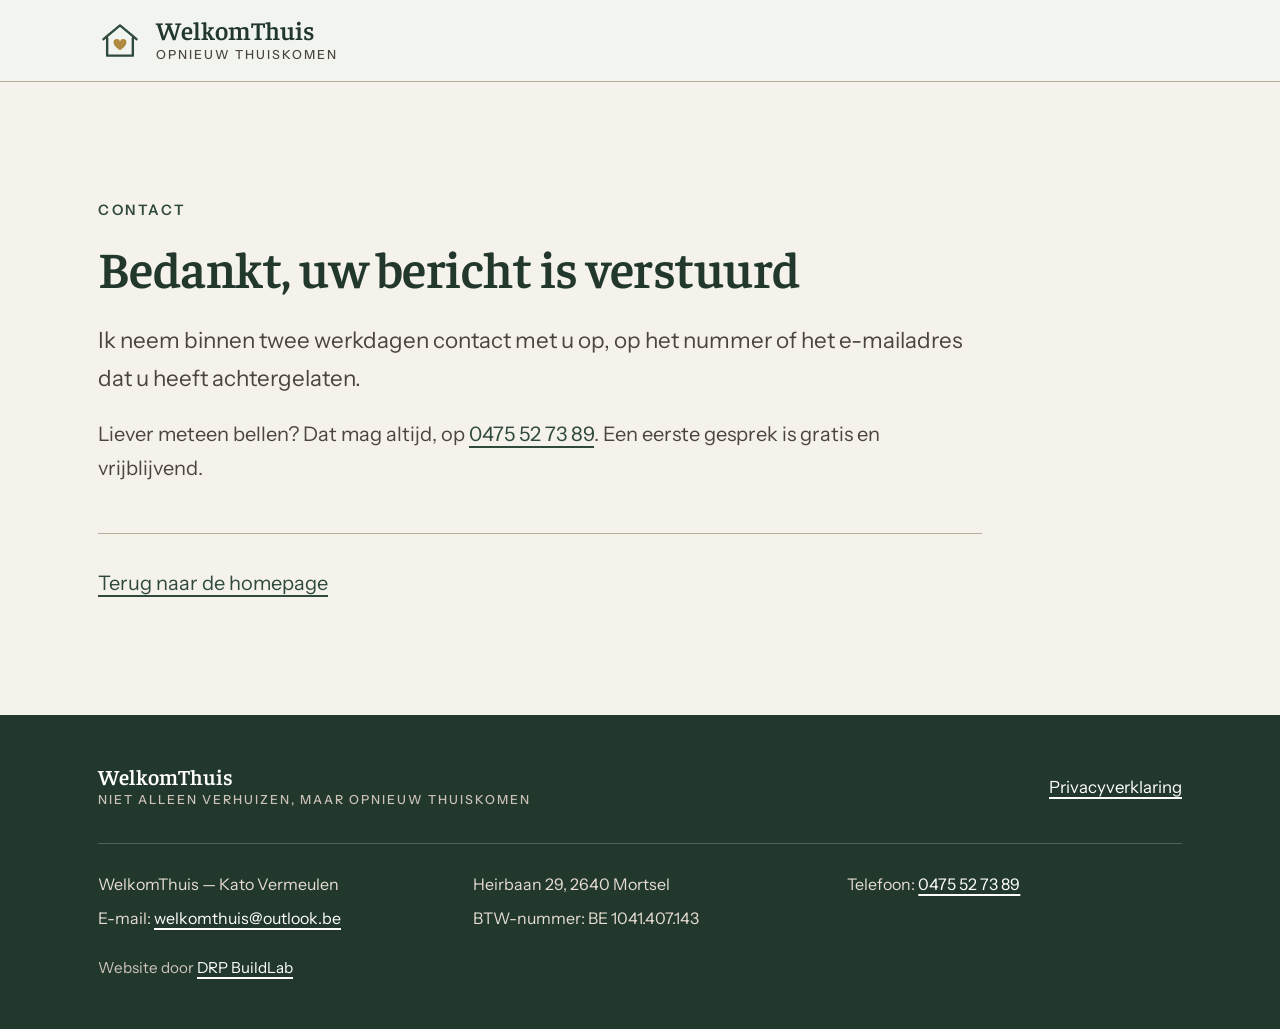
<file: bedankt.html>
<!DOCTYPE html>
<html lang="nl-BE">
<head>
<meta charset="utf-8">
<meta name="viewport" content="width=device-width, initial-scale=1">
<title>Bericht verstuurd — WelkomThuis</title>
<meta name="description" content="Uw bericht aan WelkomThuis is verstuurd. Kato neemt binnen twee werkdagen contact met u op.">
<!-- Deze pagina hoort niet in de zoekresultaten: ze zegt alleen iets tegen
     wie net het formulier heeft ingevuld. -->
<meta name="robots" content="noindex, follow">
<link rel="canonical" href="https://welkomthuisinterieur.com/bedankt.html">
<link rel="stylesheet" href="assets/css/site.css">
<!-- Favicon. De .ico staat er voor oudere browsers en voor het standaard
     verzoek naar /favicon.ico; de SVG is scherp op elke maat. -->
<link rel="icon" href="/favicon.ico" sizes="32x32">
<link rel="icon" href="/assets/img/favicon.svg" type="image/svg+xml">
<link rel="apple-touch-icon" href="/assets/img/apple-touch-icon.png">
<link rel="preload" href="assets/fonts/instrument-sans-normal-latin.woff2" as="font" type="font/woff2" crossorigin>
</head>
<body>

<a class="skip" href="#main">Direct naar de inhoud</a>

<header class="site-head">
  <div class="wrap head-inner">
    <a class="brand" href="index.html" aria-label="WelkomThuis — naar de homepage">
      <svg viewBox="0 0 48 48" fill="none" aria-hidden="true">
        <path d="M6 22 24 7l18 15" stroke="#2F4A3C" stroke-width="2.6" stroke-linecap="round" stroke-linejoin="round"/>
        <path d="M10 21v19h28V21" stroke="#2F4A3C" stroke-width="2.6" stroke-linecap="round" stroke-linejoin="round"/>
        <path d="M24 34c-4.6-3.2-7-5.4-7-8.2a3.6 3.6 0 0 1 7-1.5 3.6 3.6 0 0 1 7 1.5c0 2.8-2.4 5-7 8.2Z" fill="#B08A3E"/>
      </svg>
      <span>
        <span class="brand-name">WelkomThuis</span>
        <span class="brand-sub">Opnieuw thuiskomen</span>
      </span>
    </a>
  </div>
</header>

<main id="main">
  <section class="band">
    <div class="wrap">
      <div class="legal">
        <span class="eyebrow">Contact</span>
        <h1>Bedankt, uw bericht is verstuurd</h1>
        <p class="legal-lead">Ik neem binnen twee werkdagen contact met u op, op het nummer of het e-mailadres dat u heeft achtergelaten.</p>
        <p>Liever meteen bellen? Dat mag altijd, op <a href="tel:+32475527389">0475 52 73 89</a>. Een eerste gesprek is gratis en vrijblijvend.</p>
        <p class="legal-back"><a href="index.html">Terug naar de homepage</a></p>
      </div>
    </div>
  </section>
</main>

<footer class="site-foot">
  <div class="wrap">
    <div class="foot-inner">
      <span>
        <span class="brand-name">WelkomThuis</span>
        <span class="brand-sub">Niet alleen verhuizen, maar opnieuw thuiskomen</span>
      </span>
      <nav class="foot-nav" aria-label="Juridisch">
        <a href="privacy.html">Privacyverklaring</a>
      </nav>
    </div>

    <address class="foot-legal">
      <span>WelkomThuis &mdash; Kato Vermeulen</span>
      <span>Heirbaan 29, 2640 Mortsel</span>
      <span>Telefoon: <a href="tel:+32475527389">0475 52 73 89</a></span>
      <span>E-mail: <a href="mailto:welkomthuis@outlook.be">welkomthuis@outlook.be</a></span>
      <span>BTW-nummer: BE 1041.407.143</span>
    </address>

    <p class="foot-note">Website door <a href="https://drpbuildlab.com/nl/">DRP BuildLab</a></p>
  </div>
</footer>

</body>
</html>
</file>
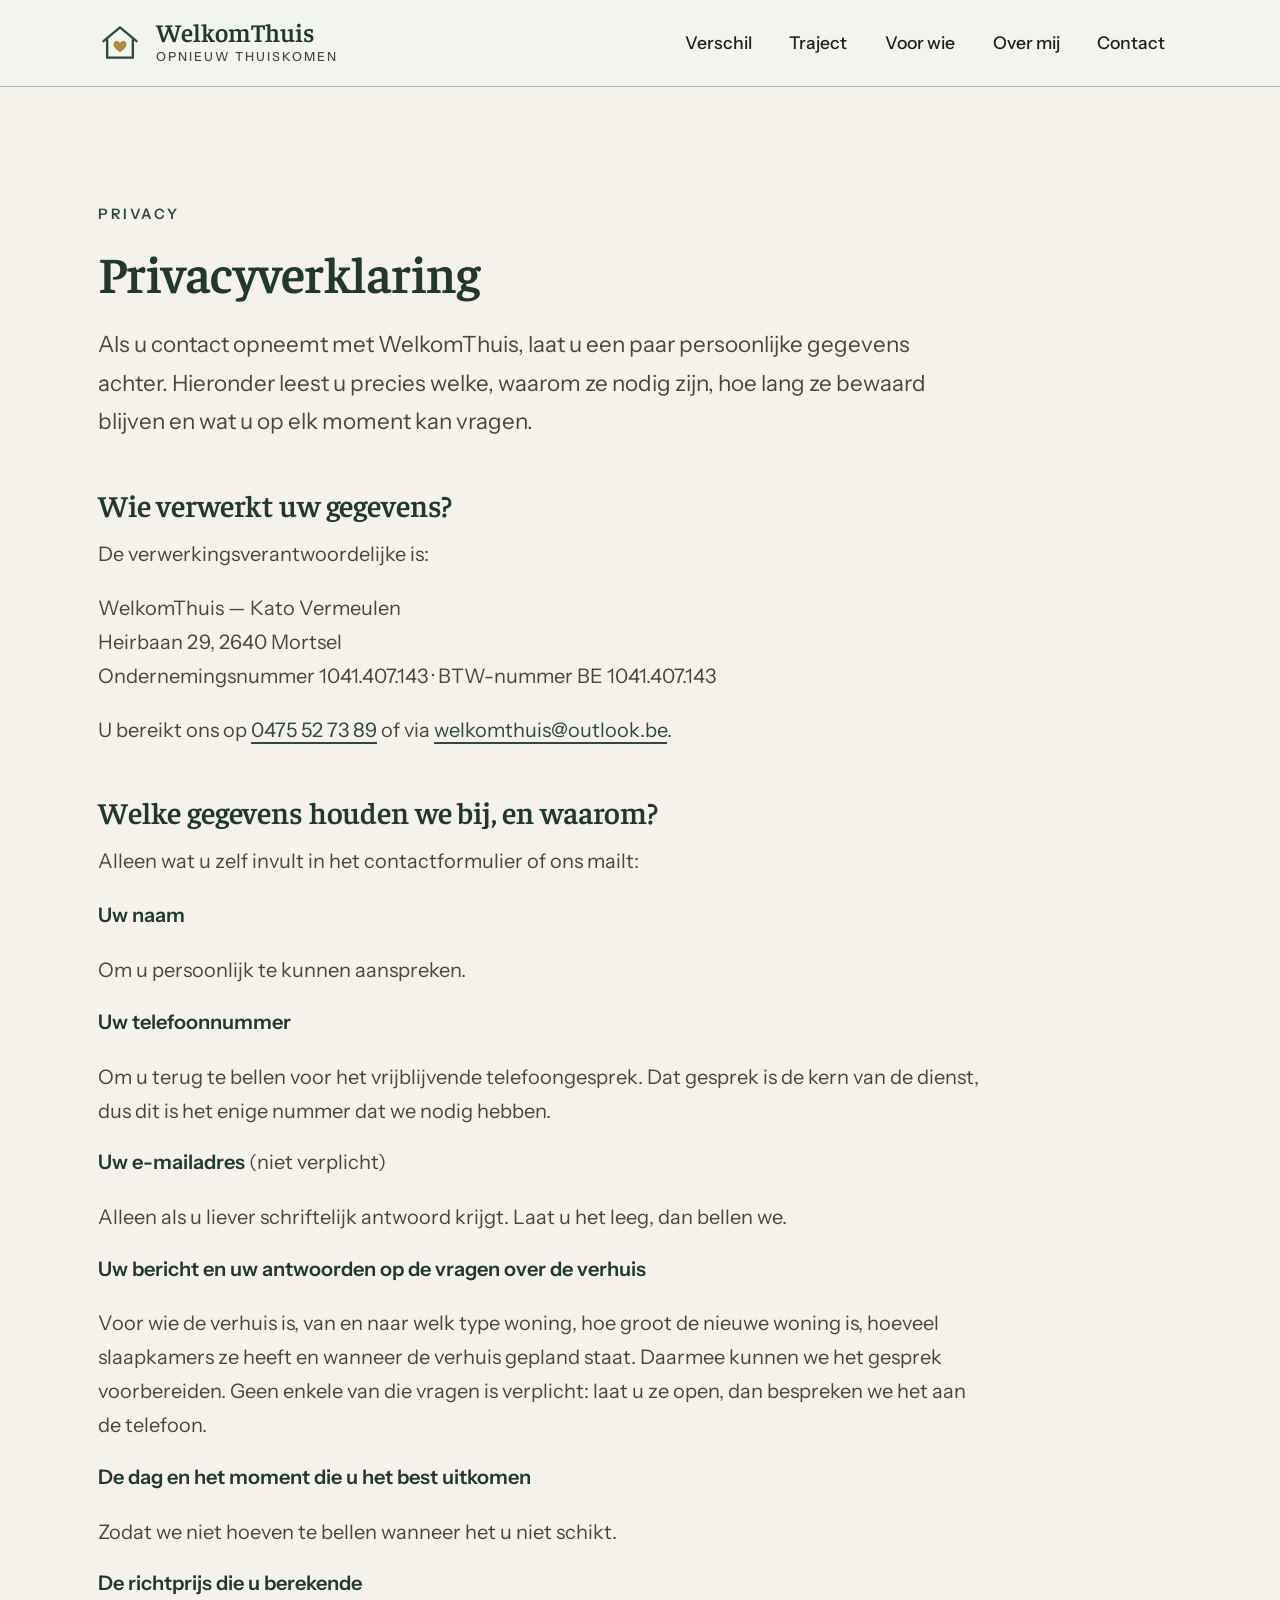
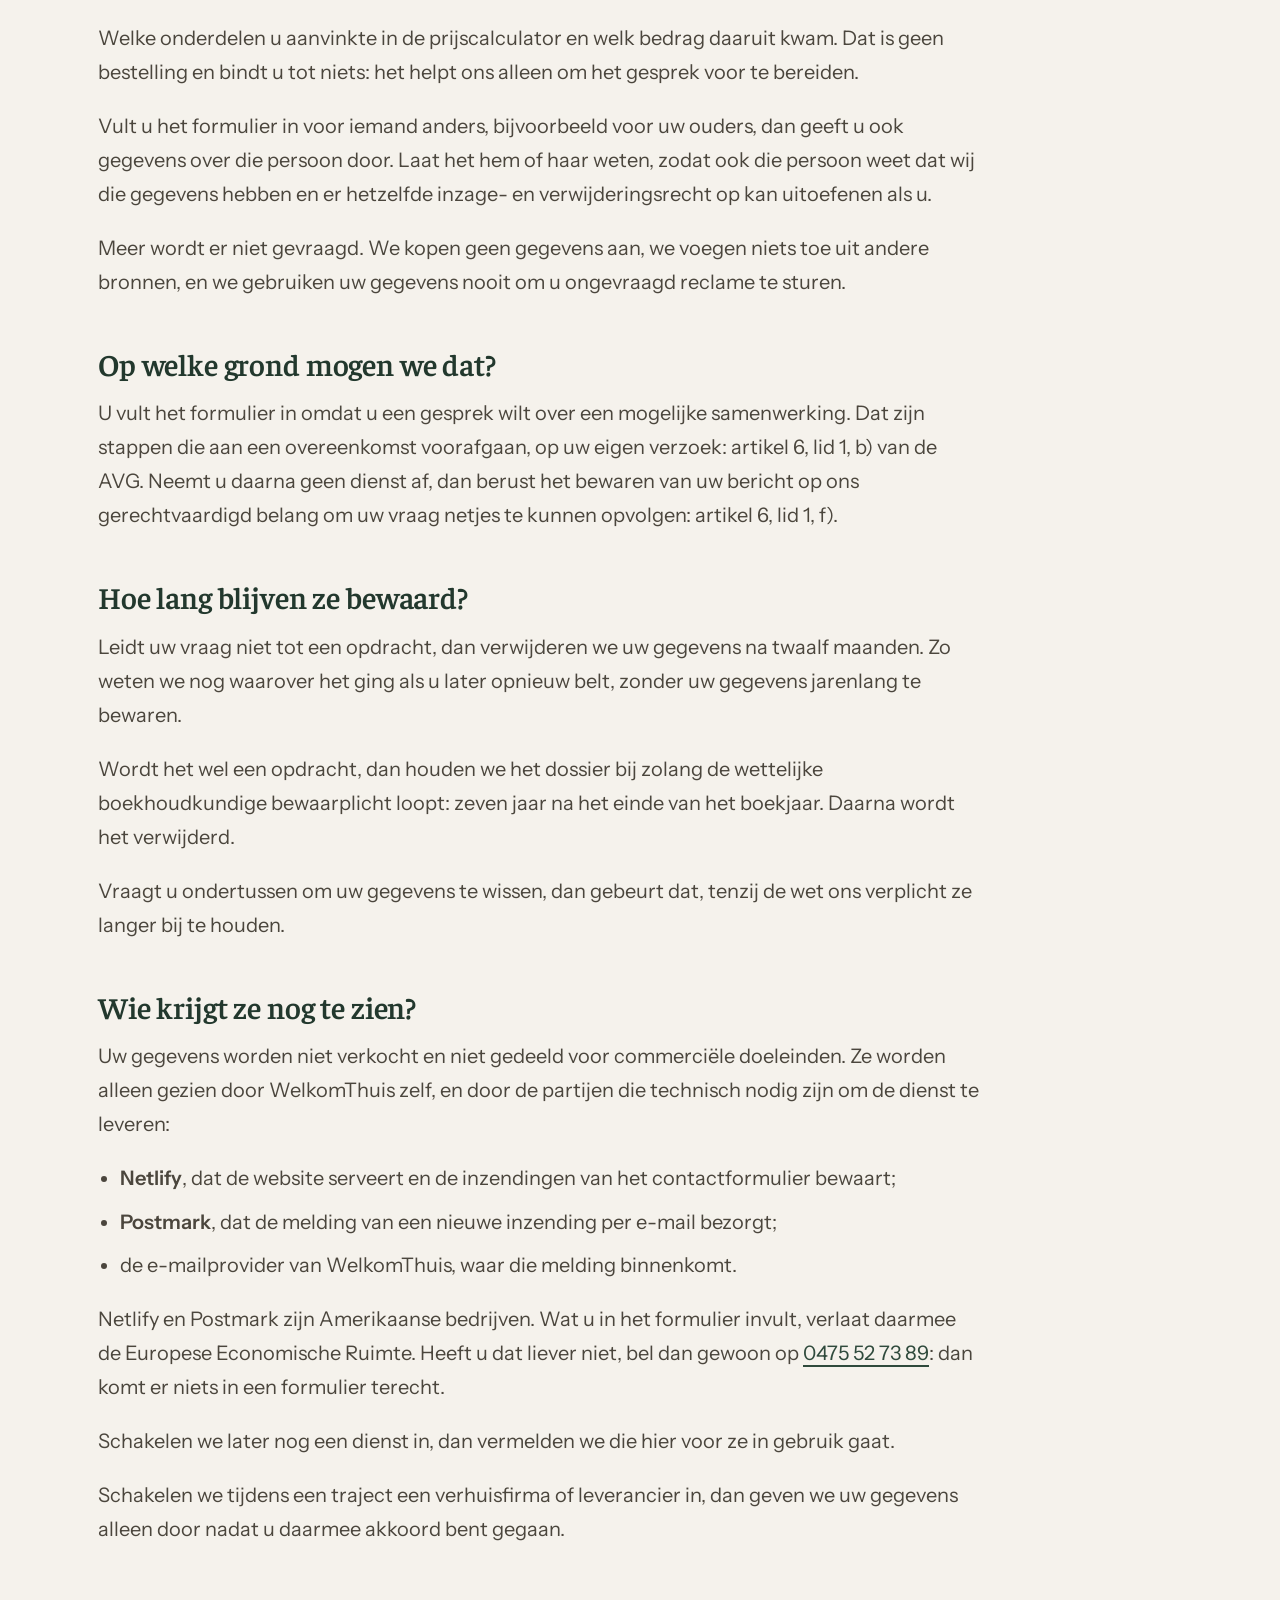
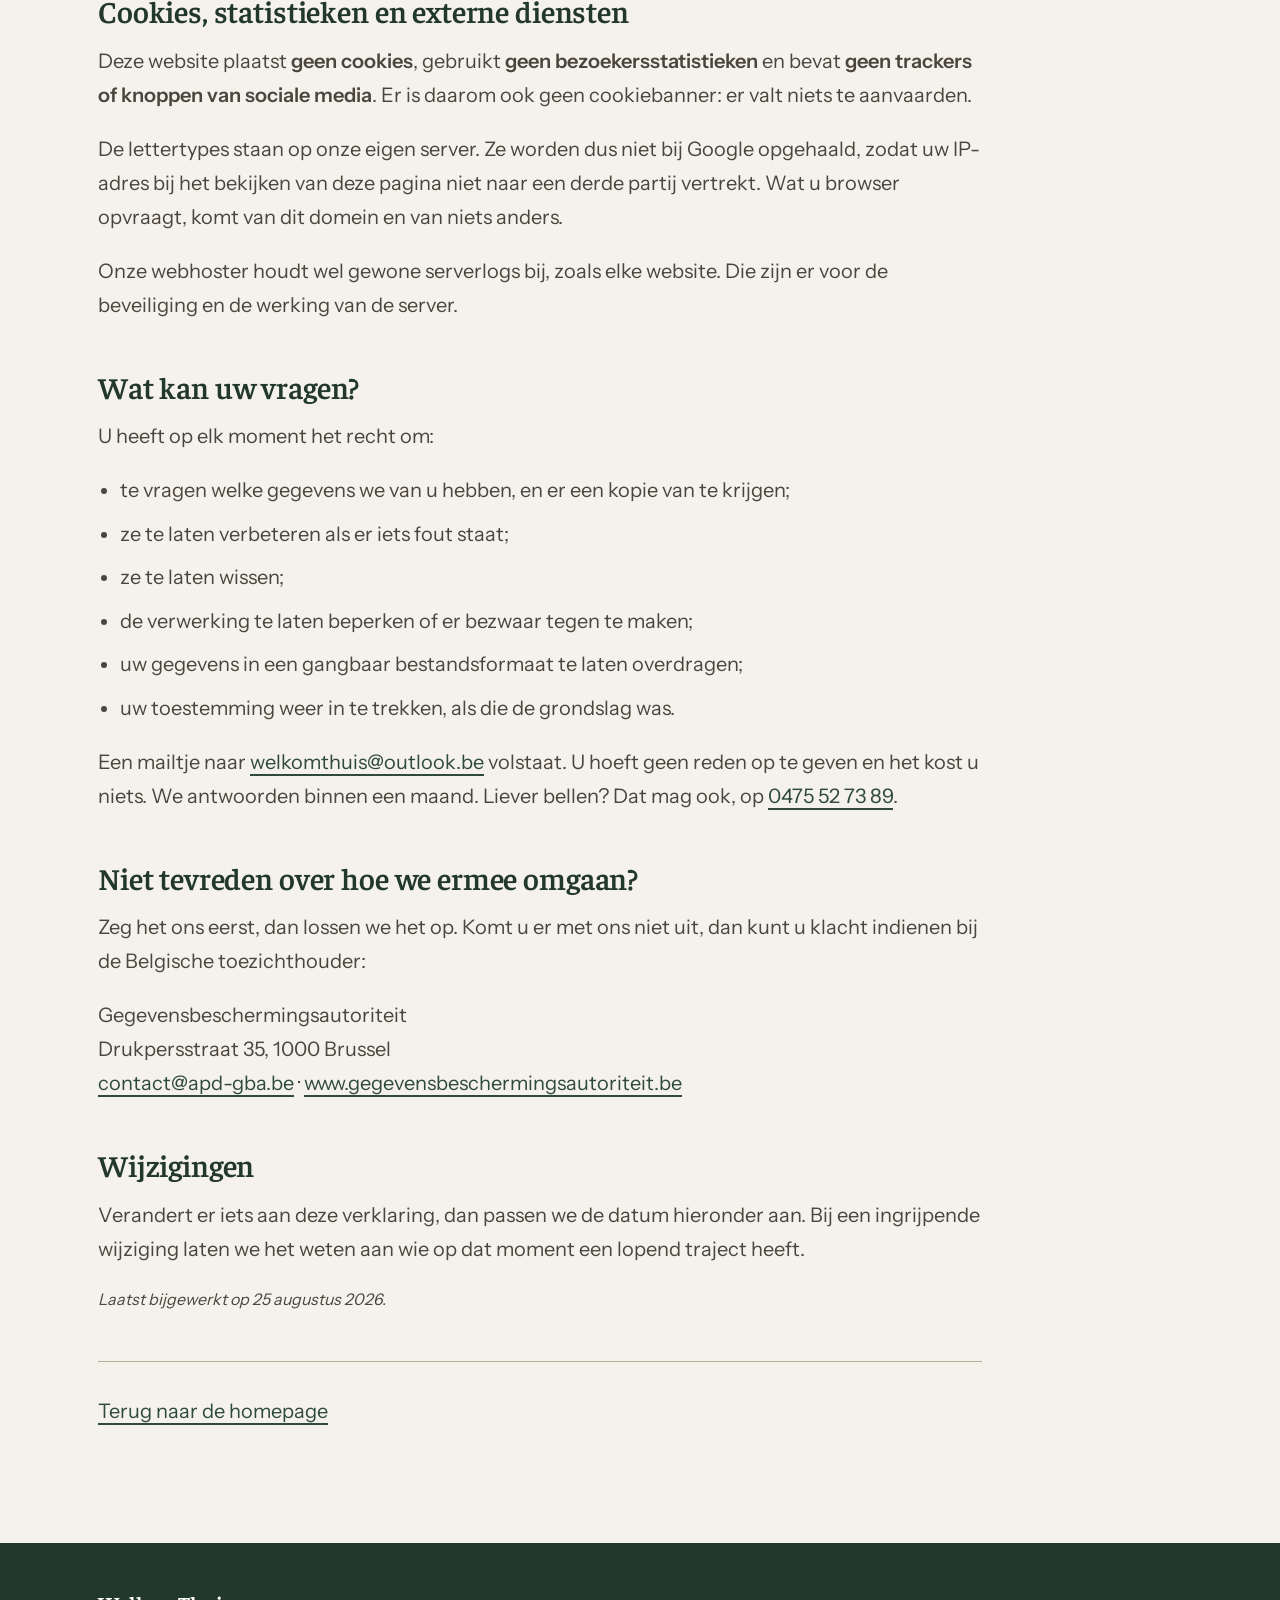
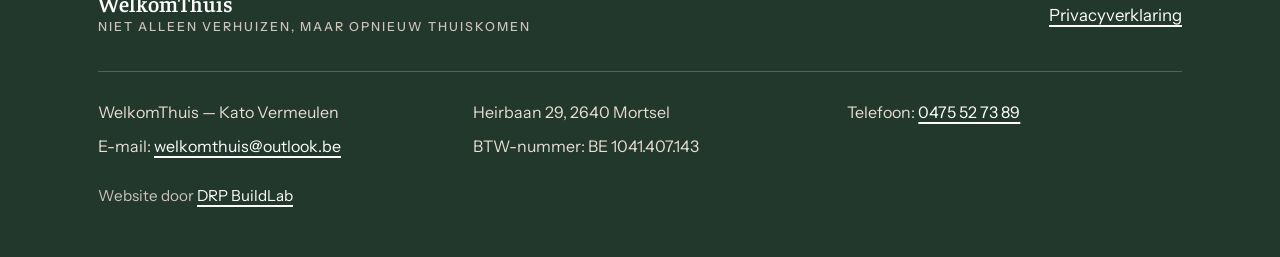
<file: privacy.html>
<!DOCTYPE html>
<html lang="nl-BE">
<head>
<meta charset="utf-8">
<meta name="viewport" content="width=device-width, initial-scale=1">
<title>Privacyverklaring — WelkomThuis</title>
<meta name="description" content="Hoe WelkomThuis omgaat met uw naam, telefoonnummer en e-mailadres: wat er wordt bijgehouden, waarom, hoe lang en welke rechten u heeft.">
<meta name="robots" content="index, follow">
<!-- Canonicaliseren naar het eigen domein. De site is ook bereikbaar op
     welkom-thuis-fc9ee6.netlify.app; zonder deze regel kan een zoekmachine
     dat adres indexeren in plaats van dit, en staan de twee elkaar in de
     weg als twee kopieen van dezelfde pagina. -->
<link rel="canonical" href="https://welkomthuisinterieur.com/privacy.html">
<!-- Deelkaart voor WhatsApp, Facebook en LinkedIn. Zonder deze regels toont
     een gedeelde link alleen de kale URL. -->
<meta property="og:type" content="website">
<meta property="og:locale" content="nl_BE">
<meta property="og:site_name" content="WelkomThuis">
<meta property="og:title" content="Privacyverklaring — WelkomThuis">
<meta property="og:description" content="Hoe WelkomThuis omgaat met uw naam, telefoonnummer en e-mailadres.">
<meta property="og:url" content="https://welkomthuisinterieur.com/privacy.html">
<meta property="og:image" content="https://welkomthuisinterieur.com/assets/img/kato-vermeulen.jpg">
<meta property="og:image:alt" content="Kato Vermeulen, WelkomThuis">
<meta name="twitter:card" content="summary_large_image">
<link rel="stylesheet" href="assets/css/site.css">
<!-- Favicon. De .ico staat er voor oudere browsers en voor het standaard
     verzoek naar /favicon.ico; de SVG is scherp op elke maat. -->
<link rel="icon" href="/favicon.ico" sizes="32x32">
<link rel="icon" href="/assets/img/favicon.svg" type="image/svg+xml">
<link rel="apple-touch-icon" href="/assets/img/apple-touch-icon.png">
<!-- Lettertypes worden zelf gehost; zie assets/css/site.css. -->
<link rel="preload" href="assets/fonts/instrument-sans-normal-latin.woff2" as="font" type="font/woff2" crossorigin>
</head>
<body>

<a class="skip" href="#main">Direct naar de inhoud</a>

<header class="site-head">
  <div class="wrap head-inner">
    <a class="brand" href="index.html" aria-label="WelkomThuis — naar de homepage">
      <svg viewBox="0 0 48 48" fill="none" aria-hidden="true">
        <path d="M6 22 24 7l18 15" stroke="#2F4A3C" stroke-width="2.6" stroke-linecap="round" stroke-linejoin="round"/>
        <path d="M10 21v19h28V21" stroke="#2F4A3C" stroke-width="2.6" stroke-linecap="round" stroke-linejoin="round"/>
        <path d="M24 34c-4.6-3.2-7-5.4-7-8.2a3.6 3.6 0 0 1 7-1.5 3.6 3.6 0 0 1 7 1.5c0 2.8-2.4 5-7 8.2Z" fill="#B08A3E"/>
      </svg>
      <span>
        <span class="brand-name">WelkomThuis</span>
        <span class="brand-sub">Opnieuw thuiskomen</span>
      </span>
    </a>
    <button class="nav-toggle" type="button" id="navToggle"
            aria-controls="hoofdmenu" aria-expanded="false" aria-label="Menu openen">
      <span class="nav-toggle__bars" aria-hidden="true"><span></span><span></span><span></span></span>
    </button>
    <nav class="site-nav" id="hoofdmenu" aria-label="Hoofdmenu">
      <ul>
        <li><a href="index.html#verschil">Verschil</a></li>
        <li><a href="index.html#traject">Traject</a></li>
        <li><a href="index.html#voor-wie">Voor wie</a></li>
        <li><a href="index.html#over">Over mij</a></li>
        <li><a href="index.html#contact">Contact</a></li>
      </ul>
    </nav>
  </div>
</header>

<main id="main">
  <section class="band">
    <div class="wrap">
      <div class="legal">
        <span class="eyebrow">Privacy</span>
        <h1>Privacy&shy;verklaring</h1>
        <p class="legal-lead">Als u contact opneemt met WelkomThuis, laat u een paar persoonlijke gegevens achter. Hieronder leest u precies welke, waarom ze nodig zijn, hoe lang ze bewaard blijven en wat u op elk moment kan vragen.</p>

        <h2>Wie verwerkt uw gegevens?</h2>
        <p>De verwerkingsverantwoordelijke is:</p>
        <p class="legal-address">WelkomThuis &mdash; Kato Vermeulen<br>
          Heirbaan 29, 2640 Mortsel<br>
          Ondernemingsnummer 1041.407.143 &middot; BTW-nummer BE 1041.407.143</p>
        <p>U bereikt ons op <a href="tel:+32475527389">0475 52 73 89</a> of via <a href="mailto:welkomthuis@outlook.be">welkomthuis@outlook.be</a>.</p>

        <h2>Welke gegevens houden we bij, en waarom?</h2>
        <p>Alleen wat u zelf invult in het contactformulier of ons mailt:</p>
        <dl class="legal-dl">
          <dt>Uw naam</dt>
          <dd>Om u persoonlijk te kunnen aanspreken.</dd>
          <dt>Uw telefoonnummer</dt>
          <dd>Om u terug te bellen voor het vrijblijvende telefoongesprek. Dat gesprek is de kern van de dienst, dus dit is het enige nummer dat we nodig hebben.</dd>
          <dt>Uw e-mailadres <span class="optional">(niet verplicht)</span></dt>
          <dd>Alleen als u liever schriftelijk antwoord krijgt. Laat u het leeg, dan bellen we.</dd>
          <dt>Uw bericht en uw antwoorden op de vragen over de verhuis</dt>
          <dd>Voor wie de verhuis is, van en naar welk type woning, hoe groot de nieuwe woning is, hoeveel slaapkamers ze heeft en wanneer de verhuis gepland staat. Daarmee kunnen we het gesprek voorbereiden. Geen enkele van die vragen is verplicht: laat u ze open, dan bespreken we het aan de telefoon.</dd>
          <dt>De dag en het moment die u het best uitkomen</dt>
          <dd>Zodat we niet hoeven te bellen wanneer het u niet schikt.</dd>
          <dt>De richtprijs die u berekende</dt>
          <dd>Welke onderdelen u aanvinkte in de prijscalculator en welk bedrag daaruit kwam. Dat is geen bestelling en bindt u tot niets: het helpt ons alleen om het gesprek voor te bereiden.</dd>
        </dl>
        <p>Vult u het formulier in voor iemand anders, bijvoorbeeld voor uw ouders, dan geeft u ook gegevens over die persoon door. Laat het hem of haar weten, zodat ook die persoon weet dat wij die gegevens hebben en er hetzelfde inzage- en verwijderingsrecht op kan uitoefenen als u.</p>
        <p>Meer wordt er niet gevraagd. We kopen geen gegevens aan, we voegen niets toe uit andere bronnen, en we gebruiken uw gegevens nooit om u ongevraagd reclame te sturen.</p>

        <h2>Op welke grond mogen we dat?</h2>
        <p>U vult het formulier in omdat u een gesprek wilt over een mogelijke samenwerking. Dat zijn stappen die aan een overeenkomst voorafgaan, op uw eigen verzoek: artikel 6, lid 1, b) van de AVG. Neemt u daarna geen dienst af, dan berust het bewaren van uw bericht op ons gerechtvaardigd belang om uw vraag netjes te kunnen opvolgen: artikel 6, lid 1, f).</p>

        <h2>Hoe lang blijven ze bewaard?</h2>
        <p>Leidt uw vraag niet tot een opdracht, dan verwijderen we uw gegevens na twaalf maanden. Zo weten we nog waarover het ging als u later opnieuw belt, zonder uw gegevens jarenlang te bewaren.</p>
        <p>Wordt het wel een opdracht, dan houden we het dossier bij zolang de wettelijke boekhoudkundige bewaarplicht loopt: zeven jaar na het einde van het boekjaar. Daarna wordt het verwijderd.</p>
        <p>Vraagt u ondertussen om uw gegevens te wissen, dan gebeurt dat, tenzij de wet ons verplicht ze langer bij te houden.</p>

        <h2>Wie krijgt ze nog te zien?</h2>
        <p>Uw gegevens worden niet verkocht en niet gedeeld voor commerciële doeleinden. Ze worden alleen gezien door WelkomThuis zelf, en door de partijen die technisch nodig zijn om de dienst te leveren:</p>
        <ul class="legal-list">
          <li><strong>Netlify</strong>, dat de website serveert en de inzendingen van het contactformulier bewaart;</li>
          <li><strong>Postmark</strong>, dat de melding van een nieuwe inzending per e-mail bezorgt;</li>
          <li>de e-mailprovider van WelkomThuis, waar die melding binnenkomt.</li>
        </ul>
        <p>Netlify en Postmark zijn Amerikaanse bedrijven. Wat u in het formulier invult, verlaat daarmee de Europese Economische Ruimte. Heeft u dat liever niet, bel dan gewoon op <a href="tel:+32475527389">0475 52 73 89</a>: dan komt er niets in een formulier terecht.</p>
        <p>Schakelen we later nog een dienst in, dan vermelden we die hier voor ze in gebruik gaat.</p>
        <p>Schakelen we tijdens een traject een verhuisfirma of leverancier in, dan geven we uw gegevens alleen door nadat u daarmee akkoord bent gegaan.</p>

        <h2>Cookies, statistieken en externe diensten</h2>
        <p>Deze website plaatst <strong>geen cookies</strong>, gebruikt <strong>geen bezoekersstatistieken</strong> en bevat <strong>geen trackers of knoppen van sociale media</strong>. Er is daarom ook geen cookiebanner: er valt niets te aanvaarden.</p>
        <p>De lettertypes staan op onze eigen server. Ze worden dus niet bij Google opgehaald, zodat uw IP-adres bij het bekijken van deze pagina niet naar een derde partij vertrekt. Wat u browser opvraagt, komt van dit domein en van niets anders.</p>
        <p>Onze webhoster houdt wel gewone serverlogs bij, zoals elke website. Die zijn er voor de beveiliging en de werking van de server.</p>

        <h2>Wat kan uw vragen?</h2>
        <p>U heeft op elk moment het recht om:</p>
        <ul class="legal-list">
          <li>te vragen welke gegevens we van u hebben, en er een kopie van te krijgen;</li>
          <li>ze te laten verbeteren als er iets fout staat;</li>
          <li>ze te laten wissen;</li>
          <li>de verwerking te laten beperken of er bezwaar tegen te maken;</li>
          <li>uw gegevens in een gangbaar bestandsformaat te laten overdragen;</li>
          <li>uw toestemming weer in te trekken, als die de grondslag was.</li>
        </ul>
        <p>Een mailtje naar <a href="mailto:welkomthuis@outlook.be">welkomthuis@outlook.be</a> volstaat. U hoeft geen reden op te geven en het kost u niets. We antwoorden binnen een maand. Liever bellen? Dat mag ook, op <a href="tel:+32475527389">0475 52 73 89</a>.</p>

        <h2>Niet tevreden over hoe we ermee omgaan?</h2>
        <p>Zeg het ons eerst, dan lossen we het op. Komt u er met ons niet uit, dan kunt u klacht indienen bij de Belgische toezichthouder:</p>
        <p class="legal-address">Gegevens&shy;beschermings&shy;autoriteit<br>
          Drukpersstraat 35, 1000 Brussel<br>
          <a href="mailto:contact@apd-gba.be">contact@apd-gba.be</a> · <a href="https://www.gegevensbeschermingsautoriteit.be" rel="noopener">www.gegevensbeschermingsautoriteit.be</a></p>

        <h2>Wijzigingen</h2>
        <p>Verandert er iets aan deze verklaring, dan passen we de datum hieronder aan. Bij een ingrijpende wijziging laten we het weten aan wie op dat moment een lopend traject heeft.</p>
        <p class="legal-date">Laatst bijgewerkt op 25 augustus 2026.</p>

        <p class="legal-back"><a href="index.html">Terug naar de homepage</a></p>
      </div>
    </div>
  </section>
</main>

<footer class="site-foot">
  <div class="wrap">
    <div class="foot-inner">
      <span>
        <span class="brand-name">WelkomThuis</span>
        <span class="brand-sub">Niet alleen verhuizen, maar opnieuw thuiskomen</span>
      </span>
      <nav class="foot-nav" aria-label="Juridisch">
        <a href="privacy.html" aria-current="page">Privacyverklaring</a>
      </nav>
    </div>

    <address class="foot-legal">
      <span>WelkomThuis &mdash; Kato Vermeulen</span>
      <span>Heirbaan 29, 2640 Mortsel</span>
      <span>Telefoon: <a href="tel:+32475527389">0475 52 73 89</a></span>
      <span>E-mail: <a href="mailto:welkomthuis@outlook.be">welkomthuis@outlook.be</a></span>
      <span>BTW-nummer: BE 1041.407.143</span>
    </address>

    <p class="foot-note">Website door <a href="https://drpbuildlab.com/nl/">DRP BuildLab</a></p>
  </div>
</footer>

<script src="assets/js/site.js" defer></script>
</body>
</html>
</file>
<file: assets/css/site.css>
/* ---------- lettertypes ----------
 * Zelf gehost: geen verzoek naar Google, dus geen IP van de bezoeker naar
 * een derde partij voor er toestemming is. Zie SECURITY.md par. 2 en 4.
 * Variabele fonts (wght 400-600) uit Google Fonts, licentie OFL 1.1.
 * Bijwerken: bestanden vervangen en de unicode-range hieronder gelijk houden.
 * -------------------------------------------------------------------- */
@font-face{
  font-family:'Faustina';
  font-style:italic;
  font-weight:400;
  font-display:swap;
  src:url('../fonts/faustina-italic-latin-ext.woff2') format('woff2');
  unicode-range:U+0100-02BA, U+02BD-02C5, U+02C7-02CC, U+02CE-02D7, U+02DD-02FF, U+0304, U+0308, U+0329, U+1D00-1DBF, U+1E00-1E9F, U+1EF2-1EFF, U+2020, U+20A0-20AB, U+20AD-20C0, U+2113, U+2C60-2C7F, U+A720-A7FF;
}
@font-face{
  font-family:'Faustina';
  font-style:italic;
  font-weight:400;
  font-display:swap;
  src:url('../fonts/faustina-italic-latin.woff2') format('woff2');
  unicode-range:U+0000-00FF, U+0131, U+0152-0153, U+02BB-02BC, U+02C6, U+02DA, U+02DC, U+0304, U+0308, U+0329, U+2000-206F, U+20AC, U+2122, U+2191, U+2193, U+2212, U+2215, U+FEFF, U+FFFD;
}
@font-face{
  font-family:'Faustina';
  font-style:normal;
  font-weight:400 600;
  font-display:swap;
  src:url('../fonts/faustina-normal-latin-ext.woff2') format('woff2');
  unicode-range:U+0100-02BA, U+02BD-02C5, U+02C7-02CC, U+02CE-02D7, U+02DD-02FF, U+0304, U+0308, U+0329, U+1D00-1DBF, U+1E00-1E9F, U+1EF2-1EFF, U+2020, U+20A0-20AB, U+20AD-20C0, U+2113, U+2C60-2C7F, U+A720-A7FF;
}
@font-face{
  font-family:'Faustina';
  font-style:normal;
  font-weight:400 600;
  font-display:swap;
  src:url('../fonts/faustina-normal-latin.woff2') format('woff2');
  unicode-range:U+0000-00FF, U+0131, U+0152-0153, U+02BB-02BC, U+02C6, U+02DA, U+02DC, U+0304, U+0308, U+0329, U+2000-206F, U+20AC, U+2122, U+2191, U+2193, U+2212, U+2215, U+FEFF, U+FFFD;
}
@font-face{
  font-family:'Instrument Sans';
  font-style:normal;
  font-weight:400 600;
  font-display:swap;
  src:url('../fonts/instrument-sans-normal-latin-ext.woff2') format('woff2');
  unicode-range:U+0100-02BA, U+02BD-02C5, U+02C7-02CC, U+02CE-02D7, U+02DD-02FF, U+0304, U+0308, U+0329, U+1D00-1DBF, U+1E00-1E9F, U+1EF2-1EFF, U+2020, U+20A0-20AB, U+20AD-20C0, U+2113, U+2C60-2C7F, U+A720-A7FF;
}
@font-face{
  font-family:'Instrument Sans';
  font-style:normal;
  font-weight:400 600;
  font-display:swap;
  src:url('../fonts/instrument-sans-normal-latin.woff2') format('woff2');
  unicode-range:U+0000-00FF, U+0131, U+0152-0153, U+02BB-02BC, U+02C6, U+02DA, U+02DC, U+0304, U+0308, U+0329, U+2000-206F, U+20AC, U+2122, U+2191, U+2193, U+2212, U+2215, U+FEFF, U+FFFD;
}

:root{
  /* Het merkgroen, met donkere secties.

     --pine is het merkgroen: knoppen, koppen, links, het citaatblok, de
     voettekst, de fasenummers, het logo in drie pagina's plus favicon.svg en
     het pijltje van de keuzelijsten. Bordeaux is geprobeerd en op Kato's
     vraag teruggedraaid; zij wil het groen houden.

     --donker (warm taupe) is de tweede donkere kleur: de achtergrond van het
     WelkomThuis-blok bij "Ons verschil" en van de secties "Het traject" en
     "Over mij". Bewust een andere kleur dan het groen, zodat een donkere
     sectie en een groen vlak niet in elkaar overlopen.

     Wat NIET donker wordt: de blokken waar echt gelezen wordt. Bij staar en
     astigmatisme, allebei gewoon boven de zeventig, gaat lichte tekst op een
     donkere ondergrond uitlopen. De fasekaarten in "Het traject" houden
     daarom hun witte achtergrond. */
  --paper:#F5F2EC;
  --white:#FFFFFF;
  --haze:#EBE5D8;
  --pine:#2F4A3C;
  --pine-deep:#22382D;
  --ink:#211E19;
  /* --muted is de kleur van bijna elke alinea (.card p, .audience p, .prose p,
     .band-head p). Op #5A6960 haalde die 5,24:1 tegen 7:1 uit README.md — de
     eis die er voor deze doelgroep het meest toe doet. Nu 8,38:1 op --paper,
     9,36:1 op wit en 7,46:1 op --haze; die laatste is de krapste en bepaalt
     dus hoe donker deze kleur minstens moet zijn. */
  --muted:#4B463D;
  /* Messing in twee sterktes. Eén waarde kan niet tegelijk 3:1 halen op een
     lichte ondergrond en 4,5:1 op het donkergroene blok; --brass-licht is er
     voor tekst en iconen óp pine (.card--accent). */
  --brass:#9A7430;
  --brass-licht:#E0BC76;
  /* --line is de decoratieve haarlijn, --rand de omtrek van een invulveld of
     knop. WCAG 1.4.11 vraagt 3:1 voor die laatste; op #CBD4C9 was dat 1,37:1,
     waardoor je op een klein scherm nauwelijks zag waar een veld begon. */
  --line:#B8AF9A;
  --rand:#8E8674;
  /* De donkere achtergrond van het WelkomThuis-blok. Warm taupe; ruil deze
     regel om voor een van de andere voorstellen: warm charcoal #222528,
     deep terracotta #4A2E2B, dark sage #2A342B. Alle vier gemeten: wit haalt
     er 12,2:1 tot 15,4:1 op en oker 5,3:1 tot 6,7:1, dus de keuze is puur
     smaak en kost geen leesbaarheid. */
  --donker:#2D2624;

  --display:"Faustina",Georgia,serif;
  --body:"Instrument Sans",system-ui,-apple-system,"Segoe UI",sans-serif;

  --wrap:1180px;
  --gap:clamp(4.5rem,9vw,8rem);
}

*,*::before,*::after{box-sizing:border-box}

html{scroll-behavior:smooth;scroll-padding-top:7rem}
@media (prefers-reduced-motion:reduce){html{scroll-behavior:auto}}

body{
  margin:0;
  background:var(--paper);
  color:var(--ink);
  font-family:var(--body);
  font-size:1.25rem;
  line-height:1.7;
  -webkit-font-smoothing:antialiased;
}

/* Nederlandse samenstellingen worden lang — "binnenhuisarchitect" is 331px
   breed in een kolom van 265px — en een woord dat niet past duwt niet alleen
   zichzelf, maar de hele pagina breder dan het scherm.

   Let op waar het afbreken vandaan komt: hyphens:auto doet voor Nederlands
   in Chromium NIETS. Die browser heeft geen Nederlands afbreekpatroon, dus
   lang="nl-BE" met hyphens:auto gedraagt zich daar exact als hyphens:none
   (nagemeten: hetzelfde overlopen, terwijl lang="en" wel afbreekt). Al het
   afbreken kwam dus van overflow-wrap, en dat knipt op een willekeurige
   letter: "binnenhuisarchitec / t". Precies wat Kato opmerkte.

   Daarom staan de afbreekpunten nu met de hand in de opmaak, als &shy; op de
   naad van de samenstelling: binnenhuis&shy;architect, verhuis&shy;firma. Een
   browser kiest zo'n zacht streepje boven een willekeurige breuk, dus die
   lelijke knip komt niet meer voor. hyphens:auto blijft staan omdat Firefox
   het Nederlandse patroon wél meelevert; overflow-wrap blijft als laatste
   vangnet voor een lang woord zonder &shy;.

   Op de koppen staat overflow-wrap er juist NIET, en dat is het punt: het
   maakt een breekpunt van elke letter, en de regelvuller neemt dan de langste
   reeks die past. "binnenhuisa" past net iets beter dan "binnenhuis-" met het
   streepje erbij, dus het vangnet overrulede het nette breekpunt en knipte
   "binnenhuis{shy}a / rchitect". Zonder overflow-wrap is &shy; de enige
   breekkans binnen het woord en valt de knip waar hij hoort.

   Gevolg voor wie hier later een kop wijzigt: een nieuwe samenstelling van
   meer dan een twaalftal letters heeft zelf een &shy; nodig, anders kan hij
   de pagina breder maken dan het scherm. Zie README.md. */
h1,h2,h3{font-family:var(--display);color:var(--pine-deep);line-height:1.15;margin:0;font-weight:600;hyphens:auto}
/* Afbreken alleen waar het moet. Vanaf 48rem is er ruimte genoeg en hoeft er
   geen streepje in een grote kop te staan; hyphens:none laat de browser de
   &shy; daar volledig negeren. Onder 48rem is het wel nodig, en dan valt de
   knip op de naad van de samenstelling. Zo staat er nooit een streepje in een
   kop die ook heel had gekund -- en dat was de klacht. */
@media (min-width:48rem){
  h1,h2,h3{hyphens:none}
}
h1{font-size:clamp(2.7rem,6vw,4.5rem);letter-spacing:-.01em}
h2{font-size:clamp(2rem,4vw,2.9rem);letter-spacing:-.005em}
h3{font-size:clamp(1.4rem,2.2vw,1.7rem)}
p{margin:0 0 1.25rem}
p:last-child{margin-bottom:0}

a{color:var(--pine);text-underline-offset:.25em;text-decoration-thickness:1.5px}
a:hover{color:var(--pine-deep)}

:focus-visible{outline:3px solid var(--brass);outline-offset:3px;border-radius:2px}

.wrap{width:100%;max-width:var(--wrap);margin-inline:auto;padding-inline:clamp(1.25rem,5vw,3rem)}
.eyebrow{
  font-size:.9rem;font-weight:600;letter-spacing:.18em;text-transform:uppercase;
  color:var(--pine);margin:0 0 1rem;display:block;
}

.skip{
  position:absolute;left:-9999px;top:0;background:var(--pine);color:#fff;
  padding:1rem 1.5rem;z-index:100;
}
.skip:focus{left:0}

/* ---------- header ---------- */
.site-head{
  position:sticky;top:0;z-index:50;background:rgba(242,244,240,.94);
  backdrop-filter:blur(8px);border-bottom:1px solid var(--line);
}
.head-inner{
  display:flex;flex-wrap:wrap;align-items:center;justify-content:space-between;
  gap:1rem 2rem;padding-block:1rem;
}
.brand{display:flex;align-items:center;gap:.85rem;text-decoration:none;color:inherit}
.brand svg{width:44px;height:44px;flex:none}
.brand-name{font-family:var(--display);font-size:1.6rem;font-weight:600;color:var(--pine-deep);line-height:1.1;display:block;overflow-wrap:break-word}
.brand-sub{display:block;font-family:var(--body);font-size:.78rem;letter-spacing:.16em;text-transform:uppercase;color:var(--muted);font-weight:500}

.site-nav ul{display:flex;flex-wrap:wrap;gap:.25rem;list-style:none;margin:0;padding:0}
.site-nav a{
  display:block;padding:.75rem 1.05rem;font-size:1.1rem;font-weight:500;
  text-decoration:none;color:var(--ink);
}
.site-nav a:hover{background:var(--haze);color:var(--pine-deep)}

/* burgerknop — alleen zichtbaar op smalle schermen */
.nav-toggle{
  display:none;align-items:center;justify-content:center;
  width:56px;height:56px;flex:none;padding:0;cursor:pointer;
  background:var(--white);border:2px solid var(--rand);border-radius:3px;
  transition:background .18s ease,border-color .18s ease;
}
.nav-toggle:hover{border-color:var(--pine);background:var(--haze)}
.nav-toggle__bars{display:grid;gap:5px;width:26px}
.nav-toggle__bars span{
  display:block;height:3px;border-radius:2px;background:var(--pine);
  transition:transform .22s ease,opacity .18s ease;
}
.nav-toggle[aria-expanded="true"]{background:var(--pine);border-color:var(--pine)}
.nav-toggle[aria-expanded="true"] .nav-toggle__bars span{background:#fff}
.nav-toggle[aria-expanded="true"] .nav-toggle__bars span:nth-child(1){transform:translateY(8px) rotate(45deg)}
.nav-toggle[aria-expanded="true"] .nav-toggle__bars span:nth-child(2){opacity:0}
.nav-toggle[aria-expanded="true"] .nav-toggle__bars span:nth-child(3){transform:translateY(-8px) rotate(-45deg)}

/* ---------- buttons ---------- */
.btn{
  display:inline-flex;align-items:center;justify-content:center;gap:.6rem;
  min-height:60px;padding:.9rem 1.9rem;font-family:var(--body);font-size:1.15rem;
  font-weight:600;text-decoration:none;border:2px solid var(--pine);border-radius:3px;
  cursor:pointer;transition:background .18s ease,color .18s ease;
}
.btn-primary{background:var(--pine);color:#fff}
.btn-primary:hover{background:var(--pine-deep);border-color:var(--pine-deep);color:#fff}
.btn-ghost{background:transparent;color:var(--pine)}
.btn-ghost:hover{background:var(--haze);color:var(--pine-deep)}
.btn-row{display:flex;flex-wrap:wrap;gap:1rem;margin-top:2.25rem}

/* ---------- hero ---------- */
/* Eén gecentreerde kolom. Hier stond een plattegrond naast; zonder die tweede
   kolom leest een halfleeg raster als een fout in plaats van als witruimte. */
.hero{padding-block:clamp(3.5rem,9vw,7rem) var(--gap);text-align:center}
.hero-inner{display:flex;flex-direction:column;align-items:center}
/* max-width in em, dus de regellengte schaalt mee met de kop zelf */
.hero h1{max-width:13em;margin-bottom:1.5rem;text-wrap:balance}
.hero-lead{font-size:clamp(1.28rem,1.9vw,1.45rem);max-width:56ch}
.hero .btn-row{justify-content:center}
.hero-note{margin-top:1.75rem;font-size:1.05rem;color:var(--muted)}

/* ---------- bands ---------- */
.band{padding-block:var(--gap)}
.band-white{background:var(--white);border-block:1px solid var(--line)}


/* 52ch was te smal: de kop viel uiteen in vier regels met "dan een" als
   losse regel, terwijl er rechts nog de helft van de pagina vrij was. Niet
   helemaal tot de rand — een leesregel van 90 tekens leest slecht — maar wel
   ruimer. De alinea blijft daarbinnen apart begrensd. */
.band-head{max-width:68ch;margin-bottom:clamp(2.5rem,5vw,3.5rem)}
.band-head p{color:var(--muted);margin-top:1rem;font-size:1.2rem;max-width:62ch}

/* ---------- services ---------- */
/* auto-fit in plaats van een harde sprong van drie naar één: op een tablet
   is er ruimte voor twee, en die tussenstap scheelde een half scherm scrollen */
/* minmax(min(Xrem,100%),1fr) en niet minmax(Xrem,1fr): een track kan nooit
   smaller worden dan zijn minimum, dus op een smal scherm loopt zo'n raster
   buiten zijn container. De min() laat de kolom wel meekrimpen. */
/* [architect] + [verhuisfirma] -> [WelkomThuis]. De tekens zijn getekend,
   niet getypt: de pijl U+2192 zit niet in de subset van het zelfgehoste
   lettertype (U+2191 en U+2193 wel, U+2192 niet), dus een echt pijltje zou
   terugvallen op een systeemfont of als leeg blokje verschijnen.

   Ze staan op aria-hidden. De verhouding staat ook in woorden -- de inleiding
   erboven en "De twee hierboven samen" in het derde blok -- dus wie voorleest
   mist niets, en losse leestekens voorlezen levert alleen ruis op. */
.cards{display:grid;grid-template-columns:1fr;gap:1.5rem}
.cards__link{
  display:flex;align-items:center;justify-content:center;
  min-height:48px;color:var(--pine);
}
.cards__link svg{width:2rem;height:2rem;display:block}
@media (min-width:62rem){
  /* minmax(0,1fr) en niet 1fr: anders kan een kaart niet krimpen onder de
     breedte van zijn inhoud en loopt de rij buiten het scherm. */
  .cards{grid-template-columns:minmax(0,1fr) auto minmax(0,1fr) auto minmax(0,1fr);gap:1.25rem}
}
@media (max-width:61.99rem){
  /* gestapeld wijst de pijl naar beneden, niet naar rechts */
  .cards__link--pijl svg{transform:rotate(90deg)}
}
.card{
  background:var(--paper);border:1px solid var(--line);border-radius:4px;
  padding:2.25rem 2rem;display:flex;flex-direction:column;gap:1rem;
}
.card svg{width:46px;height:46px;color:var(--pine)}
.card p{font-size:1.15rem;color:var(--muted)}

/* ---------- about ---------- */
/* Kolom 1 is precies zo breed als de foto. Met .85fr bleef er naast de foto
   een strook over die op een fout leek in plaats van op witruimte. */
.about-grid{
  display:grid;grid-template-columns:minmax(0,340px) 1fr;
  gap:clamp(2rem,5vw,4rem);align-items:start;
}
.about-body p{color:var(--muted)}
.about-body p:first-of-type{margin-top:1.5rem}

/* het kader blijft bescheiden naast de tekstkolom; de foto zelf is ruim scherp genoeg */
.portrait{
  aspect-ratio:4/5;max-width:340px;overflow:hidden;
  background:var(--haze);border:1px solid var(--line);border-radius:4px;
}
/* De foto is liggend (477x358), het kader staand (4:5). Bij object-fit:cover
   wordt de volle hoogte gebruikt en de breedte bijgesneden, dus alleen de
   horizontale positie doet iets: 45% houdt het gezicht in het midden. */
.portrait img{width:100%;height:100%;object-fit:cover;object-position:45% center;display:block}

/* ---------- quote ---------- */
.quote{background:var(--pine);padding-block:clamp(4rem,7vw,6rem)}
.quote blockquote{
  margin:0;font-family:var(--display);font-size:clamp(1.7rem,3.4vw,2.5rem);
  line-height:1.3;max-width:24ch;font-style:italic;font-weight:400;color:#fff;
}
.quote cite{
  display:block;margin-top:2rem;font-family:var(--body);font-style:normal;
  font-size:1.02rem;letter-spacing:.1em;text-transform:uppercase;color:#E7DDD3;
}

/* ---------- contact ---------- */
/* De kop en de bereikbaarheid staan bóven het formulier, niet ernaast. Het
   formulier krijgt daardoor de volle breedte en kan in twee kolommen, wat de
   sectie een stuk korter maakt dan één smalle kolom van veertien velden. */
.contact-intro{margin-top:1.25rem;color:var(--muted)}
.contact-list{margin:0;padding:0;display:grid;gap:1.5rem}
.contact-list dt{font-size:.88rem;font-weight:600;letter-spacing:.16em;text-transform:uppercase;color:var(--muted)}
.contact-list dd{margin:.25rem 0 0}
/* min 1.15rem: 'welkomthuis@outlook.be' is 22 tekens en liep op 320px
   buiten de kaart op 1.5rem */
.c-value{font-family:var(--display);font-size:clamp(1.15rem,2.6vw,1.9rem);overflow-wrap:anywhere;color:var(--pine-deep);display:block;line-height:1.25}
/* Het telefoonnummer is de belangrijkste knop van de site. Op 1,5rem zou het
   raakvlak maar 30px hoog worden; 48px is wat we aanhouden voor een onvaste
   hand. Zie README, "48 x 48 px touch targets". */
a.c-value{text-decoration:none;display:inline-flex;align-items:center;min-height:48px}
a.c-value:hover{text-decoration:underline}

.form{background:var(--white);border:1px solid var(--line);border-radius:4px;padding:clamp(1.75rem,3vw,2.5rem)}
.field{margin-bottom:1.5rem}
.field label{display:block;font-size:1.05rem;font-weight:600;margin-bottom:.5rem;color:var(--ink)}
.optional{font-weight:400;color:var(--muted)}
/* Nooit alleen een sterretje: dat zegt niets als je het niet kent. */
.verplicht{font-weight:400;color:var(--pine)}
/* Foutmelding vlak bij het veld waar ze over gaat. */
.veldfout{
  display:block;margin:.4rem 0 0;font-size:1rem;font-weight:600;color:#8C3A2A;
}
.field input:invalid.is-gemeld,.field select:invalid.is-gemeld,
.field textarea:invalid.is-gemeld{border-color:#8C3A2A}
.field input,.field textarea{
  width:100%;font-family:var(--body);font-size:1.15rem;color:var(--ink);
  padding:.95rem 1rem;min-height:58px;background:var(--paper);
  border:2px solid var(--rand);border-radius:3px;
}
.field textarea{min-height:150px;resize:vertical;line-height:1.6}
.field input:focus,.field textarea:focus{border-color:var(--pine);background:#fff}
/* ---------- vragen in het contactformulier ---------- */
.form-intro{margin:0 0 2rem;font-size:1.08rem;color:var(--muted)}
/* min-width:0 houdt een fieldset binnen zijn kolom; zonder dat neemt hij
   de breedte van zijn breedste kind aan en loopt het formulier uit */
.q{margin:0 0 2.25rem;padding:0;border:0;min-width:0}
.q>legend{padding:0;margin-bottom:.85rem;font-size:1.05rem;font-weight:600;color:var(--ink)}
.q-hint{margin:-.25rem 0 .75rem;font-size:1rem;color:var(--muted)}
.q .field:last-child{margin-bottom:0}

/* Keuzelijsten. Zelfde maat en rand als de tekstvelden, zodat het formulier
   één ding blijft. 58px hoog: ruim boven de 48px die we als minimum
   aanhouden, ook voor wie met een onvaste hand tikt.
   Het eigen pijltje is een data-URI in deze stylesheet; CSP staat dat toe
   via img-src 'self' data:. Zie SECURITY.md par. 2. */
.field select,
.calc__sub select{
  width:100%;font-family:var(--body);font-size:1.15rem;color:var(--ink);
  padding:.95rem 3.25rem .95rem 1rem;min-height:58px;line-height:1.4;
  background-color:var(--paper);
  border:2px solid var(--rand);border-radius:3px;cursor:pointer;
  appearance:none;-webkit-appearance:none;
  background-image:url("data:image/svg+xml,%3Csvg%20xmlns='http://www.w3.org/2000/svg'%20width='18'%20height='12'%20viewBox='0%200%2018%2012'%3E%3Cpath%20d='M1%201l8%209%208-9'%20fill='none'%20stroke='%232F4A3C'%20stroke-width='2.4'%20stroke-linecap='round'%20stroke-linejoin='round'/%3E%3C/svg%3E");
  background-repeat:no-repeat;
  background-position:right 1.1rem center;
  background-size:18px 12px;
}
.field select:hover{border-color:var(--pine)}
.field select:focus{border-color:var(--pine);background-color:#fff}
/* In hoog contrast tekent Windows onze achtergrondafbeelding niet, en dan
   staat er een keuzelijst zonder pijltje. Daar geven we het besturingssysteem
   zijn eigen weergave terug. */
@media (forced-colors: active){
  .field select,
  .calc__sub select{appearance:auto;-webkit-appearance:auto;background-image:none;padding-right:1rem}
}

/* Alleen zichtbaar als het versturen mislukt is. Rood is hier niet nodig:
   de melding staat vlak boven de knop en zegt zelf wat er aan de hand is
   (zie README, "nooit kleur alleen"). */
.form-error{
  display:none;margin:2rem 0 0;padding:1.25rem 1.5rem;
  background:var(--haze);border-left:4px solid var(--brass);border-radius:3px;
  color:var(--ink);font-size:1.08rem;
}
.is-failed .form-error{display:block}

.form-submit{
  display:flex;flex-wrap:wrap;align-items:center;gap:1rem 2rem;
  margin-top:2rem;padding-top:1.75rem;border-top:1px solid var(--line);
}
/* flex:none betekent ook niet krimpen; met een vast minimum van 15rem
   stak de knop op 320px buiten de kaart. min() laat hem meekrimpen. */
.form-submit .btn{flex:none;min-width:min(15rem,100%)}
.form-submit .form-note{margin:0;flex:1 1 20rem}

/* [hidden] is de standaard, maar een display-regel elders wint daar zo van;
   deze regel houdt verborgen ook echt verborgen. */
[hidden]{display:none}

.form-note{font-size:1rem;color:var(--muted);margin-top:1.25rem}
/* Honeypot: uit beeld, maar niet display:none — dat slaan veel bots over.
   Buiten de leesvolgorde en niet focusbaar, dus onzichtbaar voor wie het
   toetsenbord of een schermlezer gebruikt. Zie SECURITY.md par. 3. */
.hp{position:absolute;left:-9999px;top:auto;width:1px;height:1px;overflow:hidden}
.form-done{display:none;background:var(--haze);border:2px solid var(--pine);border-radius:3px;padding:2rem;text-align:center}
.form-done p{color:var(--muted);margin-top:.5rem}
.is-sent .form-fields{display:none}
.is-sent .form-done{display:block}

/* ---------- juridische pagina's ---------- */
.legal{max-width:68ch}
.legal h1{font-size:clamp(2.2rem,5vw,3.2rem);margin-bottom:1.5rem}
.legal h2{font-size:clamp(1.5rem,2.6vw,1.9rem);margin-top:3rem;margin-bottom:.9rem}
.legal p{color:var(--muted)}
.legal-lead{font-size:clamp(1.28rem,1.9vw,1.4rem);color:var(--ink)}
.legal-list{margin:0 0 1.25rem;padding-left:1.4rem;color:var(--muted)}
.legal-list li{margin-bottom:.6rem}
.legal-dl{margin:0 0 1.25rem;display:grid;gap:1.1rem}
.legal-dl dt{font-weight:600;color:var(--pine-deep)}
.legal-dl dd{margin:.2rem 0 0;color:var(--muted)}
.legal-address{font-style:normal;line-height:1.7}
/* Een webadres is één woord zonder breekpunt. "www.gegevensbeschermingsautoriteit.be"
   is 357px breed in een kolom van 265px, en duwde op een telefoon van 320px de
   hele privacypagina 72px breder dan het scherm. Adressen en e-mails in de
   juridische tekst mogen daarom overal afbreken. */
.legal a{overflow-wrap:anywhere}
.legal-date{font-size:1rem;font-style:italic}
.legal-back{margin-top:3rem;padding-top:2rem;border-top:1px solid var(--line)}

/* ---------- prijscalculator ---------- */
.calc{
  padding:clamp(1.5rem,3.5vw,2.5rem);
  background:var(--paper);border:1px solid var(--line);border-radius:4px;
}

/* Elke fase krijgt een streep boven zijn titel, en overal dezelfde ruimte
   eronder, zodat de witruimte optisch bij de vólgende titel hoort.

   Hier stond eerst een uitzondering op :first-of-type, en die matchte twee
   elementen in plaats van één: fase 1 is een <div> en fase 2 de eerste
   <fieldset>, dus "eerste van zijn soort" gold voor beide. Ze verloren allebei
   hun streep én hun ruimte erboven, waardoor de titel van fase 2 tegen de
   inhoud van fase 1 plakte. Dat waren de twee klachten van Kato.

   :first-child raakt wél alleen fase 1. Die houdt geen eigen streep: de
   bovenrand van het kader staat er al, op nagenoeg dezelfde afstand van de
   titel (2,5rem kaderpadding tegen 2,25rem hier), en een tweede lijn een
   centimeter daaronder leest als een fout. */
.calc__fase{margin:1.75rem 0 0;padding:2.25rem 0 0;border:0;border-top:1px solid var(--line);min-width:0}
.calc__fase:first-child{margin-top:0;border-top:0;padding-top:0}
/* Een <legend> wordt door de browser ÓP de bovenrand van de fieldset gezet:
   de streep loopt dan door de titel heen en verder naar rechts, op halve
   texthoogte. Dat is precies wat Kato beschreef als "de scheiding staat na
   de titel in plaats van ervoor" - de lijn stond niet boven de titel maar
   ernaast. float + volle breedte haalt de legend uit die rol, zodat hij
   gewoon als blok onder de streep valt. */
.calc__fase>legend{float:left;width:100%}
.calc__fase>legend,.calc__kop h3{
  padding:0;margin:0 0 .7rem;font-family:var(--display);
  font-size:clamp(1.2rem,2.2vw,1.45rem);font-weight:600;letter-spacing:0;
  text-transform:none;color:var(--pine-deep);
}
.calc__kop{display:flex;flex-wrap:wrap;align-items:baseline;gap:.4rem .9rem}
.calc__vast{
  font-size:.7rem;font-weight:600;letter-spacing:.1em;text-transform:uppercase;
  background:var(--haze);color:var(--pine-deep);padding:.2rem .5rem;border-radius:3px;
  margin-bottom:.6rem;
}
.calc__uitleg{margin:0 0 .8rem;font-size:1.02rem;color:var(--muted)}
.calc__basis{
  margin:0;padding:.75rem 1rem;background:var(--white);
  border:1px solid var(--line);border-radius:3px;font-size:1.05rem;
}
.calc__basis strong{color:var(--pine-deep)}

/* Een rij is helemaal aanklikbaar, niet alleen het vakje. */
.calc__optie{
  display:flex;align-items:center;gap:.85rem;
  min-height:56px;padding:.7rem .9rem;margin-bottom:.5rem;
  background:var(--white);border:2px solid var(--rand);border-radius:3px;
  cursor:pointer;transition:border-color .18s ease,background .18s ease;
}
.calc__optie:last-child{margin-bottom:0}
.calc__optie:hover{border-color:var(--pine)}
.calc__optie input{width:24px;height:24px;flex:none;margin:0;accent-color:var(--pine)}
.calc__naam{flex:1 1 auto;font-size:1.05rem;line-height:1.35}
.calc__prijs{
  flex:none;font-weight:600;color:var(--pine-deep);white-space:nowrap;
  font-variant-numeric:tabular-nums;
}
/* het vinkje toont de keuze al; de rand is extra nadruk, nooit de enige */
.calc__optie:has(input:checked){border-color:var(--pine);background:var(--haze)}
.calc__optie:has(input:focus-visible){outline:3px solid var(--brass);outline-offset:3px}
.calc__optie--sub{margin-left:1.75rem}

.calc__sub{margin:0 0 .5rem;padding:.9rem 1rem;background:var(--white);
  border:1px solid var(--line);border-radius:3px}
.calc__sub label{display:block;font-size:1rem;color:var(--muted);margin-bottom:.5rem}

/* uitkomst */
.calc__uitkomst{
  margin-top:1.75rem;padding:clamp(1.25rem,2.5vw,1.75rem);
  background:var(--pine);color:#fff;border-radius:4px;
}
.calc__totaal-label{
  margin:0;font-size:.78rem;font-weight:600;letter-spacing:.14em;
  text-transform:uppercase;color:#E7DDD3;
}
/* min 1.5rem: op 320px liep 'EUR 2.150 - EUR 2.400' anders buiten de kaart */
.calc__totaal{
  margin:.2rem 0 0;font-family:var(--display);font-size:clamp(1.5rem,4.4vw,2.6rem);
  font-weight:600;line-height:1.1;font-variant-numeric:tabular-nums;
}
/* een bedrag breekt nooit in zichzelf; tussen de twee bedragen mag het wel */
.calc__bedrag{white-space:nowrap}
.calc__open{display:block;font-family:var(--body);font-size:.95rem;font-weight:500;color:#E7DDD3;margin-top:.35rem}
/* 'Nog te berekenen' is tekst, geen bedrag: kleiner en rustiger */
.calc__totaal.is-leeg{font-size:clamp(1.35rem,3vw,1.7rem);color:#EAE3DC}
.calc__verdeling{
  margin-top:1.5rem;padding-top:1.35rem;
  border-top:1px solid rgba(195,211,198,.3);
}
.calc__verdeling h4{
  margin:0 0 .6rem;font-family:var(--body);color:#fff;
  font-size:.78rem;font-weight:600;letter-spacing:.13em;text-transform:uppercase;
}
.calc__verdeling ul{list-style:none;margin:0;padding:0;display:grid;gap:.45rem}
.calc__verdeling li{position:relative;padding-left:1.3rem;font-size:1rem;color:#EAE3DC;line-height:1.4}
.calc__verdeling li::before{
  content:"";position:absolute;left:0;top:.62em;width:.45rem;height:.25rem;
  border-left:2px solid var(--brass);border-bottom:2px solid var(--brass);
  transform:rotate(-45deg);
}
/* Zelfde kleur als een gewone regel: 'nog niets gekozen' onderscheidt zich
   door cursief, niet door kleur. De eerdere lichtere tint haalde 4,53:1 op
   --pine, onder de 7:1 voor kleine tekst -- onopgemerkt omdat de controles
   maten voordat site.js deze regel tekende. */
.calc__verdeling li.is-leeg{padding-left:0;color:#EAE3DC;font-style:italic}
.calc__verdeling li.is-leeg::before{display:none}
.calc__hint{
  margin:.6rem 0 0;font-size:1.02rem;color:#EAE3DC;line-height:1.5;max-width:46ch;
}
.calc__hint a{color:#fff;text-underline-offset:.2em}
.calc__uitkomst.is-berekend .calc__hint{display:none}
.calc__voetnoot{margin:1.35rem 0 0;font-size:.98rem;color:#E7DDD3;line-height:1.55}

@media (max-width:560px){
  .calc__optie{flex-wrap:wrap}
  .calc__prijs{width:100%;padding-left:calc(24px + .85rem)}
}

/* ---------- stap 2: gesprek inplannen ---------- */
/* Twee kaarten onder elkaar, nooit naast elkaar: rekenen en contact opnemen
   zijn losse beslissingen, en naast elkaar vragen ze allebei tegelijk om
   aandacht. */
/* Een formulier op volle wrapbreedte geeft invoervelden van een meter breed.
   48rem is de leesbare maat: lang genoeg voor een e-mailadres, kort genoeg om
   in één oogopslag te overzien. */
.afspraak{
  max-width:55rem;
  background:var(--white);border:1px solid var(--line);border-radius:4px;
  padding:clamp(1.5rem,3.5vw,2.5rem);
}
.afspraak__velden{display:block}

.wanneer{margin:0 0 1.5rem;padding:0;border:0;min-width:0}
.wanneer>legend{
  padding:0;margin-bottom:.75rem;font-family:var(--body);
  font-size:1.05rem;font-weight:600;color:var(--ink);
}
/* twee smalle velden naast elkaar; dat blijft één vraag, geen twee */
.wanneer__paar{display:grid;grid-template-columns:repeat(auto-fit,minmax(min(13rem,100%),1fr));gap:0 1.25rem}
.wanneer__paar .field:last-child{margin-bottom:1.5rem}

/* ---------- ingeklapte intakevragen ---------- */
/* <details> is native: werkt zonder JavaScript, en de velden erin worden
   ook meeverstuurd als het blok dicht staat. */
.meer{margin:.5rem 0 1.75rem;border:1px solid var(--line);border-radius:4px;background:var(--paper)}
.meer>summary{
  display:flex;flex-wrap:wrap;align-items:center;gap:.75rem;
  min-height:56px;padding:.85rem 1.15rem;cursor:pointer;
  font-size:1.08rem;font-weight:600;color:var(--pine-deep);
  list-style:none;
}
.meer>summary::-webkit-details-marker{display:none}
.meer>summary::before{
  content:"";flex:none;width:.6rem;height:.6rem;margin-right:.15rem;
  border-right:2.5px solid var(--pine);border-bottom:2.5px solid var(--pine);
  transform:rotate(-45deg);transition:transform .18s ease;
}
.meer[open]>summary::before{transform:rotate(45deg)}
.meer>summary:hover{background:var(--haze)}
.meer>summary:focus-visible{outline:3px solid var(--brass);outline-offset:-3px}
.meer__verplicht{
  font-size:.7rem;font-weight:600;letter-spacing:.1em;text-transform:uppercase;
  background:var(--haze);color:var(--pine-deep);padding:.2rem .5rem;border-radius:3px;
}
.meer__inhoud{padding:.25rem 1.15rem 1.35rem;border-top:1px solid var(--line)}
.meer__intro{margin:1rem 0 1.5rem;font-size:1.02rem;color:var(--muted);max-width:60ch}

/* twee kolommen voor de korte vragen; minmax houdt de langste keuze leesbaar */
/* hoogstens twee kolommen: bij drie wordt het een raster om doorheen te
   zoeken in plaats van een lijst om door te lopen */
.q-grid{display:grid;grid-template-columns:repeat(auto-fit,minmax(min(17rem,100%),1fr));gap:0 1.5rem;container-type:inline-size}
.q-grid .field{display:flex;flex-direction:column}
/* De ene vraagtitel past op één regel, de andere op twee, en dan beginnen de
   keuzelijsten ernaast op verschillende hoogtes. De titels krijgen daarom de
   hoogte van twee regels, zodat de lijsten op dezelfde lijn staan.
   Dit stond eerder als margin-top:auto op de lijst zelf. Dat duwde de lijst
   naar de ONDERKANT van het vak, wat hetzelfde lijkt zolang elke vraag op
   zijn lijst eindigt -- maar zodra er iets onder komt (het vervolgveld bij
   vraag 1, de uitleg bij vraag 4) wordt dat vak veel hoger en zweefde de
   lijst ernaast als los onderdeel onder zijn titel.
   Een containervraag, geen mediavraag: het gaat om de breedte van het raster
   zelf, en dat is precies wanneer auto-fit een tweede kolom maakt. Kent een
   browser containervragen niet, dan staat elke lijst gewoon onder zijn eigen
   titel -- krap, maar nooit scheef. */
@container (min-width:35rem){
  .q-grid .field>label{min-height:calc(2 * 1.7 * 1.05rem)}
}
/* Het vervolgveld bij vraag 1 en de uitleg bij vraag 4 stonden op een
   negatieve bovenmarge, bedoeld om ze dicht tegen de keuzelijst erboven te
   trekken. Maar een <select> heeft zelf geen ondermarge, dus was er niets om
   weg te halen en schoven ze er dwars overheen: het label van het
   vervolgveld lag op de onderrand van de lijst, en de uitleg werd er
   doorstreept. Allebei stonden ze normaal verborgen, dus het viel pas op
   toen iemand vraag 1 op "Anders" zette met de calculator al ingevuld. */
.field-extra{margin-top:.85rem}
.field-extra label{font-weight:400;color:var(--muted)}
.field-hint{margin:.6rem 0 0;font-size:.98rem;color:var(--pine);font-style:italic}

/* Stap 2 staat gecentreerd. Het is de afsluiting van de pagina, en een smal
   formulier tegen de linkerrand met een lege rechterhelft oogt onaf. De
   velden binnen de kaart blijven links uitgelijnd: gecentreerde labels en
   invoervelden zijn niet te scannen. */
.band--midden .band-head{margin-inline:auto;text-align:center}
.band--midden .afspraak{margin-inline:auto}

/* ---------- direct contact onder stap 2 ---------- */
/* Drie gelijke kolommen in plaats van een flexrij. Met flex-wrap paste
   Instagram er niet meer bij en viel het als enige op een tweede regel, los
   uitgelijnd van de twee erboven. Als rooster staan de drie naast elkaar en
   zakken ze samen naar één kolom als het scherm te smal wordt. */
.direct{
  max-width:68rem;margin:1.5rem auto 0;padding:1.35rem clamp(1.25rem,3vw,2rem);
  background:var(--haze);border:1px solid var(--line);border-radius:4px;
  display:grid;grid-template-columns:repeat(auto-fit,minmax(min(17rem,100%),1fr));
  gap:1.25rem 2rem;
}
.direct>div{text-align:center}
/* Het icoon staat op aria-hidden: de <dt> zegt al "Instagram", dus een
   schermlezer zou het anders dubbel voorlezen. */
/* Kleiner dan de losse .c-value elders: in drie kolommen naast elkaar brak
   "welkomthuis@outlook.be" anders middenin af op de overflow-wrap die als
   vangnet op .c-value staat. */
.direct .c-value{font-size:clamp(1.1rem,2vw,1.6rem)}
.c-value--ig{display:inline-flex;align-items:center;gap:.5rem}
.ig-icoon{width:1em;height:1em;flex:none}
.direct dt{
  font-size:.78rem;font-weight:600;letter-spacing:.14em;text-transform:uppercase;
  color:var(--muted);
}
.direct dd{margin:.15rem 0 0}

/* ---------- footer ---------- */
.site-foot{background:var(--pine-deep);color:#E7DDD3;padding-block:3rem;font-size:1.05rem}
.foot-inner{display:flex;flex-wrap:wrap;gap:1.25rem 2.5rem;align-items:center;justify-content:space-between}
.site-foot a{color:#fff}
.site-foot .brand-name{color:#fff;font-size:1.35rem}
.site-foot .brand-sub{color:#CEC3B9}
.foot-nav{display:flex;flex-wrap:wrap;gap:.5rem 1.5rem}
.foot-nav a{display:inline-flex;align-items:center;min-height:48px}
/* De ondernemingsgegevens stonden als zes regels onder elkaar in één smalle
   kolom links, met de hele rechterhelft leeg. Nu verdeeld over kolommen: zes
   items gaan gelijk op in twee of drie, dus er blijft geen halve rij over. */
.foot-legal{
  margin-top:2rem;padding-top:1.75rem;border-top:1px solid rgba(195,211,198,.28);
  display:grid;grid-template-columns:1fr;gap:.5rem 2.5rem;
  font-style:normal;font-size:1rem;line-height:1.6;
}
@media (min-width:40rem){.foot-legal{grid-template-columns:repeat(2,minmax(0,1fr))}}
@media (min-width:62rem){.foot-legal{grid-template-columns:repeat(3,minmax(0,1fr))}}
.foot-note{margin:1.5rem 0 0;font-size:.95rem;color:#CEC3B9}
.foot-note code{font-size:.95em}

/* ---------- vergelijking: wat WelkomThuis anders maakt ---------- */
/* Dit blok is het antwoord op de twee ernaast, dus mag het er duidelijk
   uitspringen: volvlak pine in plaats van een lichte tint. */
/* Kato's vraag: dit blok een donkere achtergrond in plaats van groen. Het
   moet nog steeds het opvallendste van de drie zijn -- dat was de vraag uit
   de vorige ronde -- en donker tussen twee lichte kaarten doet dat. */
.card--accent{background:var(--donker);border-color:var(--donker);color:#fff}
.card--accent h3{color:#fff}
.card--accent p{color:#EAE3DC}
.card--accent svg{color:var(--brass-licht)}
.card__tag{
  font-size:.78rem;font-weight:600;letter-spacing:.16em;text-transform:uppercase;
  color:var(--muted);
}
.card--accent .card__tag{color:var(--brass-licht)}
/* de tag hoort bij de kop eronder, dus die twee staan dichter bij elkaar */
.card__tag+h3{margin-top:-.55rem}

.prose{max-width:62ch}
.prose p{color:var(--muted);font-size:1.15rem}
.prose+.prose{margin-top:1.25rem}

/* ---------- traject: drie fases ---------- */
.phases{display:grid;grid-template-columns:repeat(auto-fit,minmax(min(17rem,100%),1fr));gap:1.5rem;align-items:start}
.phase{
  background:var(--white);border:1px solid var(--line);border-radius:4px;
  padding:2rem 1.85rem 2.25rem;height:100%;
}
.band-white .phase{background:var(--paper)}
.phase__n{
  display:inline-flex;align-items:center;justify-content:center;
  width:44px;height:44px;border-radius:50%;margin-bottom:1.1rem;
  background:var(--pine);color:#fff;font-family:var(--display);
  font-size:1.35rem;font-weight:600;
}
.phase h3{margin-bottom:.4rem}
.phase__when{
  display:block;font-size:.85rem;font-weight:600;letter-spacing:.16em;
  text-transform:uppercase;color:var(--muted);margin-bottom:1.35rem;
}
.phase__list{list-style:none;margin:0;padding:0;display:grid;gap:.7rem}
.phase__list li{position:relative;padding-left:1.9rem;font-size:1.08rem;line-height:1.45;color:var(--ink)}
.phase__list li::before{
  content:"";position:absolute;left:.2rem;top:.42em;width:.6rem;height:.32rem;
  border-left:2.5px solid var(--brass);border-bottom:2.5px solid var(--brass);
  border-radius:1px;transform:rotate(-45deg);
}
.phase__list .is-optional{color:var(--muted)}
.phase__foot{
  margin:1.6rem 0 0;padding-top:1.25rem;border-top:1px solid var(--line);
  font-size:1.05rem;color:var(--muted);
}

/* ---------- voor wie ---------- */
/* Eén kolom zolang er geen foto naast staat, twee zodra die er is. Hier stond
   een vaste 1.1fr .9fr, maar het kader in de rechterkolom is er op Kato's vraag
   uit gehaald; die 0.9fr bleef daarna leeg staan, en dát is de witruimte
   rechts van de tekst. auto-fit laat een kolom zonder inhoud verdwijnen. */
.audience{
  display:grid;grid-template-columns:repeat(auto-fit,minmax(min(20rem,100%),1fr));
  gap:clamp(2rem,5vw,4rem);align-items:start;justify-items:center;
}
.audience>*{width:100%;max-width:44rem}
.audience p{max-width:38rem}

/* Illustratie naast "Voor wie". Met opzet een lijntekening en geen foto: een
   verzonnen woonkamerfoto zou lezen als een project van WelkomThuis, en dat
   is het niet. Dit is zichtbaar een tekening, in dezelfde stijl als de iconen
   bij "Ons verschil". Zodra er een echte foto is, vervangt die dit blok.

   De kleuren komen uit de tokens, dus de tekening gaat mee als het palet
   wijzigt. Geen style="" op de elementen: het CSP staat geen inline stijl toe.
   De tekening is decoratief en staat daarom op aria-hidden; hij voegt niets
   toe dat niet in de alinea's ernaast staat. */
.audience__ill{max-width:30rem;align-self:center}
.audience__ill svg{display:block;width:100%;height:auto}
.ill-lijn{fill:none;stroke:var(--pine);stroke-width:2.4;stroke-linecap:round;stroke-linejoin:round}
.ill-lijn--dun{stroke-width:1.8}
/* na .ill-lijn, zodat de vulling het van fill:none overneemt */
.ill-wit{fill:var(--white)}
.ill-vlak{fill:var(--haze)}
.ill-warm{fill:var(--brass-licht)}
.audience p{color:var(--muted)}
.questions{
  background:var(--paper);border:1px solid var(--line);border-left:4px solid var(--brass);
  border-radius:4px;padding:clamp(1.6rem,3vw,2.25rem);
}
.band .questions{background:var(--white)}
.questions p{
  margin:0 0 1rem;font-family:var(--display);font-size:clamp(1.15rem,1.8vw,1.3rem);
  color:var(--pine-deep);line-height:1.35;
}
.questions ul{list-style:none;margin:0;padding:0;display:grid;gap:.85rem}
.questions li{
  position:relative;padding-left:1.6rem;font-size:1.1rem;line-height:1.45;color:var(--ink);
}
.questions li::before{
  content:"?";position:absolute;left:0;top:0;font-family:var(--display);
  font-weight:600;color:var(--brass);
}
.questions__note{
  margin:1.5rem 0 0;padding-top:1.25rem;border-top:1px solid var(--line);
  font-family:var(--body);font-size:1.08rem;color:var(--muted);
}

/* ---------- op maat / budget ---------- */
.tailor{
  background:var(--white);border:1px solid var(--line);border-radius:6px;
  padding:clamp(2rem,4vw,3.25rem);max-width:74ch;
  box-shadow:0 1px 2px rgba(28,38,32,.05),0 18px 34px -24px rgba(28,38,32,.28);
}
.band-white .tailor{background:var(--paper)}
.tailor h2{margin-bottom:1.25rem}
.tailor p{color:var(--muted)}
.tailor strong{color:var(--pine-deep);font-weight:600}

/* ---------- oorsprong / verhaal ---------- */
/* Eén kolom op leesbreedte. Dit stond in twee kolommen met alleen de kop
   links, wat als een gat las; en de regels liepen door tot ver voorbij de
   60 tekens die je op 20px nog comfortabel volgt. */
.origin{
  /* max-width:60ch; */
  margin-top:clamp(3.5rem,7vw,5rem);
  padding-top:clamp(2.5rem,5vw,3.5rem);border-top:1px solid var(--line);
}
.origin h2{font-size:clamp(1.7rem,3vw,2.2rem);margin-bottom:1.5rem}
.origin p{color:var(--muted)}

/* haalt één zin uit de lopende tekst, zodat het verhaal niet één blok wordt */
.origin .origin-pull{
  margin:2rem 0;padding:.4rem 0 .4rem 1.75rem;border-left:4px solid var(--brass);
  font-family:var(--display);font-size:clamp(1.25rem,2.2vw,1.5rem);
  line-height:1.4;color:var(--pine-deep);
}

@media (max-width:960px){
  .audience{grid-template-columns:1fr}
}
.prose-after{margin-top:clamp(2.5rem,5vw,3.5rem)}

/* ---------- load animation ---------- */
.rise{opacity:0;transform:translateY(14px);animation:rise .8s cubic-bezier(.2,.7,.3,1) forwards}
.d1{animation-delay:.05s}.d2{animation-delay:.18s}.d3{animation-delay:.31s}
@keyframes rise{to{opacity:1;transform:none}}
@media (prefers-reduced-motion:reduce){
  .rise{animation:none;opacity:1;transform:none}
}

/* ---------- responsive ---------- */
@media (max-width:960px){
  .about-grid{grid-template-columns:1fr}
}
@media (max-width:700px){
  body{font-size:1.18rem}
  .head-inner{justify-content:center;text-align:center}
  .site-nav ul{justify-content:center}
  .btn{width:100%}
}
/* vanaf hier klapt het menu achter de burgerknop (425px, 320px, …) */
/* Zes menu-items passen pas naast het merk vanaf ongeveer 1000px. Daaronder
   klapt het menu achter de knop, anders wordt de plakkende kopbalk twee
   regels hoog en eet die het halve scherm op een tablet. */
@media (max-width:1000px){
  /* merk en knop blijven op één regel; het menu valt eronder uit */
  .head-inner{
    flex-wrap:nowrap;justify-content:space-between;text-align:left;
    gap:.75rem;padding-block:.85rem;
  }
  .brand{min-width:0}
  .nav-toggle{display:inline-flex}

  /* dichtgeklapt is de hoogte 0; open groeit hij naar zijn eigen hoogte */
  .site-nav{
    position:absolute;top:100%;left:0;right:0;
    background:var(--paper);border-bottom:1px solid var(--line);
    display:grid;grid-template-rows:0fr;
    transition:grid-template-rows .25s ease;
  }
  .site-nav.is-open{grid-template-rows:1fr}
  .site-nav>ul{
    display:flex;flex-direction:column;flex-wrap:nowrap;gap:0;
    overflow:hidden;min-height:0;padding-inline:clamp(1.25rem,5vw,3rem);
    visibility:hidden;transition:visibility 0s .25s;
  }
  .site-nav.is-open>ul{visibility:visible;transition:visibility 0s 0s}
  .site-nav li{border-top:1px solid var(--line)}
  .site-nav li:first-child{border-top:0}
  .site-nav a{display:flex;align-items:center;min-height:56px;padding:.9rem .5rem;font-size:1.15rem}
}
@media (max-width:480px){
  .brand svg{width:38px;height:38px}
  .brand-name{font-size:1.35rem}
  .brand-sub{font-size:.7rem;letter-spacing:.12em}
}
@media (max-width:360px){
  /* op de smalste schermen wijkt de ondertitel, zodat de knop naast het merk past */
  .brand-sub{display:none}
}
/* staat na de mediaquery hierboven, anders wint die van deze regels */
@media (prefers-reduced-motion:reduce){
  .nav-toggle,.nav-toggle__bars span,.site-nav{transition:none}
  .site-nav>ul,.site-nav.is-open>ul{transition:none}
}

/* ---------- donkere sectie ---------- */
/* Staat met opzet achteraan. .band--donker p en .about-body p hebben dezelfde
   soortelijkheid, dus wie het laatst staat wint. Stond dit blok bovenaan bij
   .band-white, dan hield .about-body p{color:var(--muted)} het -- donkergrijs
   op donker taupe, ruim onleesbaar. Precies dat ging hier eerst mis.

   Licht-op-donker geldt alleen voor de kop en de inleiding: korte, grote
   tekst. Alles wat op een lichte kaart binnen zo'n sectie staat, keert
   hieronder terug naar donkere tekst -- de lijsten in "Het traject" zijn daar
   het eigenlijke leeswerk. */
.band--donker{background:var(--donker);border-block:0}
.band--donker h2,.band--donker h3{color:#fff}
.band--donker p,.band--donker .about-body p,.band--donker .band-head p{color:#EAE3DC}
.band--donker .eyebrow{color:var(--brass-licht)}
.band--donker .phase{background:var(--white);border-color:transparent}
.band--donker .phase h3{color:var(--pine-deep)}
.band--donker .phase li{color:var(--ink)}
.band--donker .phase__when,.band--donker .phase__list .is-optional{color:var(--muted)}
.band--donker .phase__foot{color:var(--muted)}
</file>
